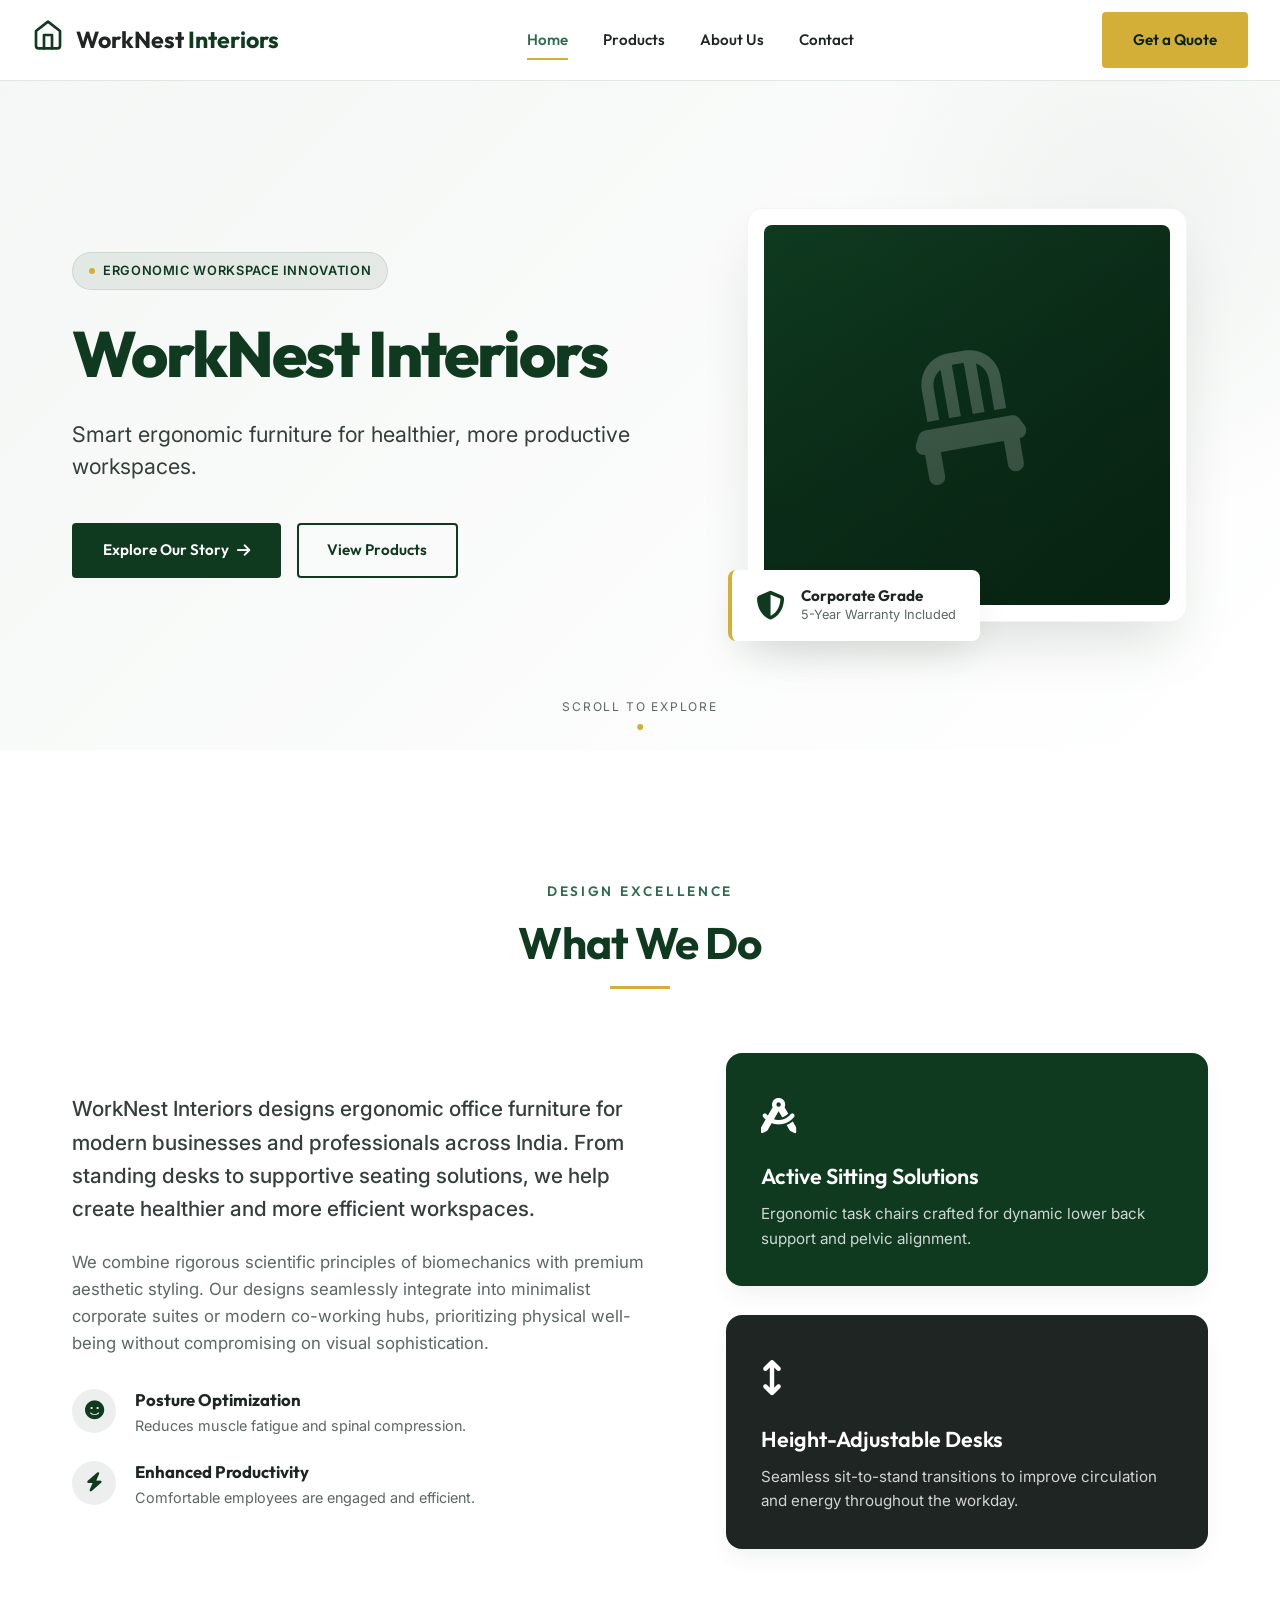
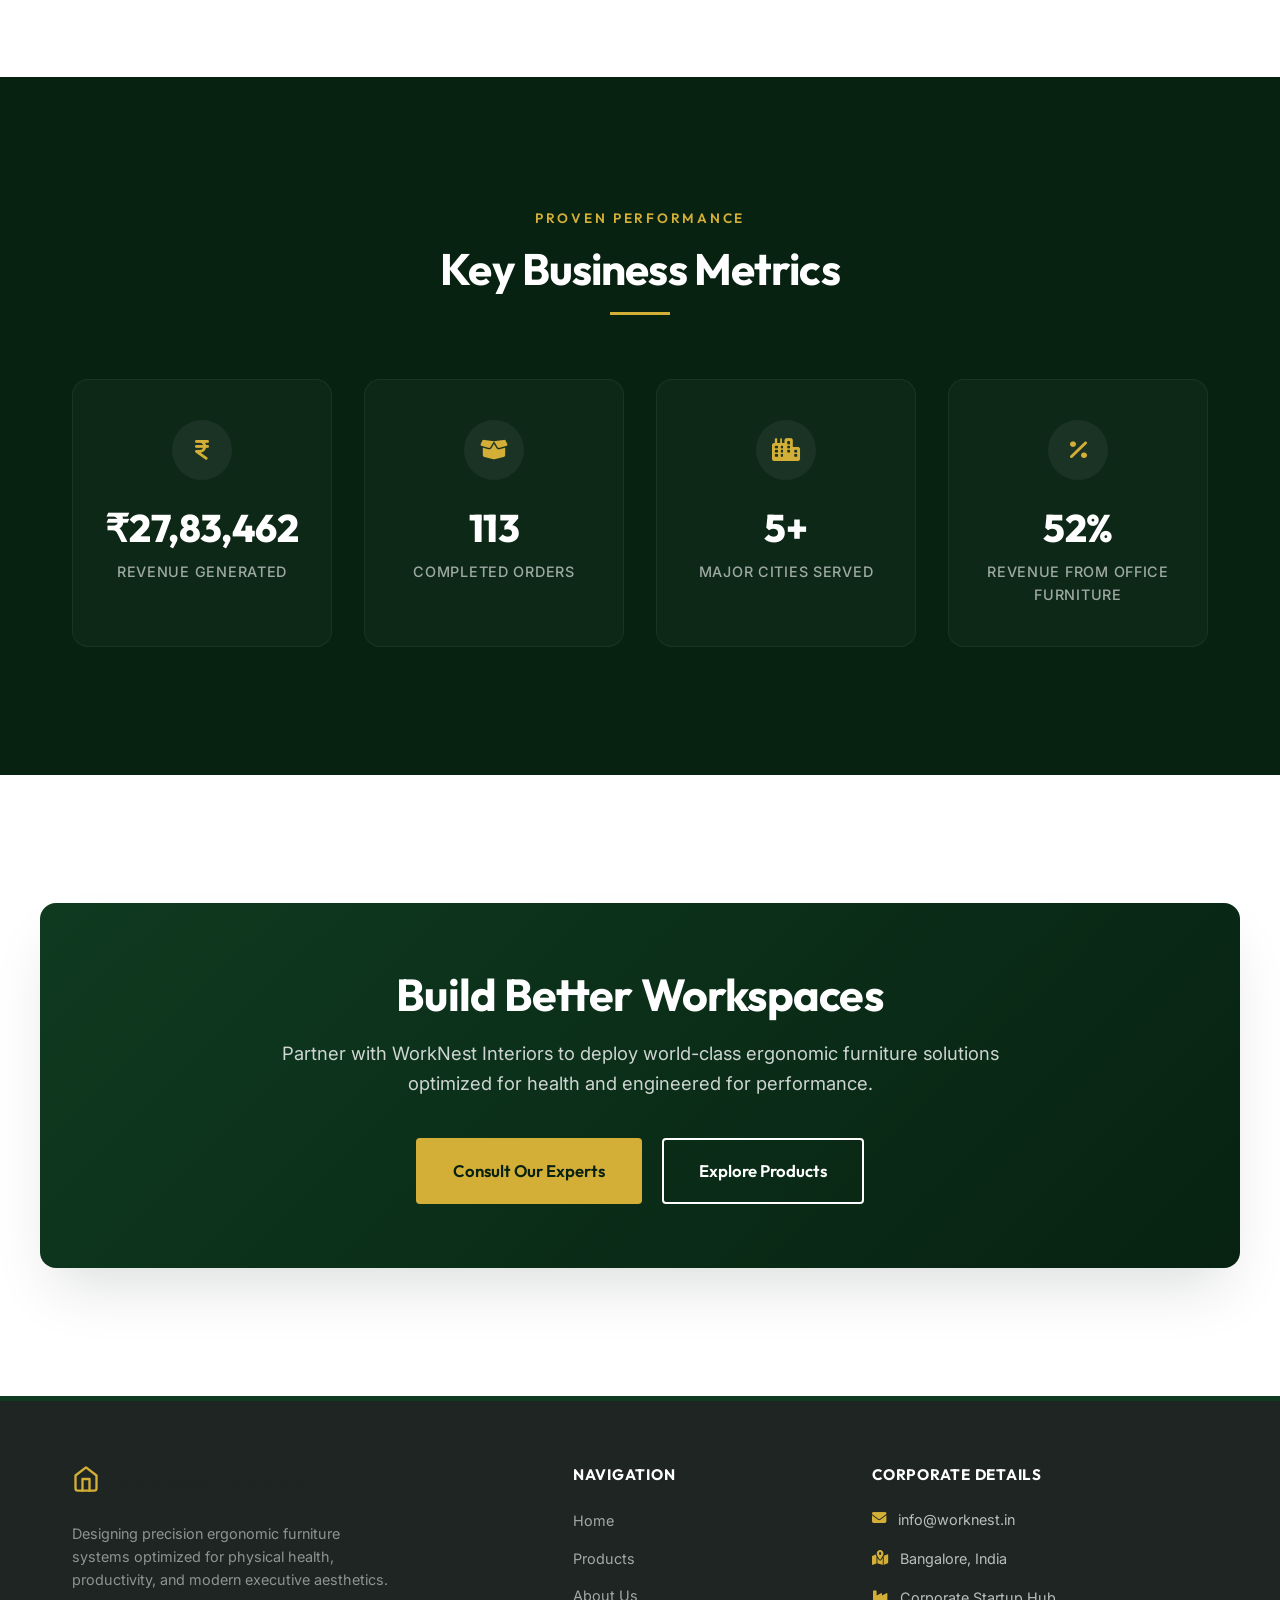
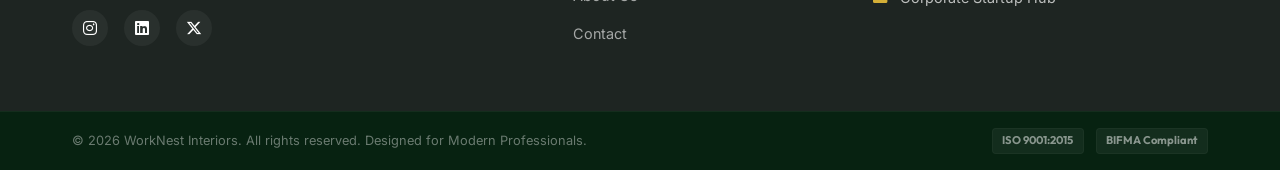
<file: JS pro/index.html>
<!DOCTYPE html>
<html lang="en">
<head>
    <meta charset="UTF-8">
    <meta name="viewport" content="width=device-width, initial-scale=1.0">
    <title>WorkNest Interiors | Premium Ergonomic Office Furniture</title>
    <meta name="description" content="Discover smart, professional ergonomic office furniture by WorkNest Interiors. Engineered for healthier, more productive modern business workspaces in India.">
    <!-- Google Fonts -->
    <link rel="preconnect" href="https://fonts.googleapis.com">
    <link rel="preconnect" href="https://fonts.gstatic.com" crossorigin>
    <link href="https://fonts.googleapis.com/css2?family=Inter:wght@300;400;500;600;700&family=Outfit:wght@300;400;500;600;700;800&display=swap" rel="stylesheet">
    <!-- Custom CSS -->
    <link rel="stylesheet" href="style.css">
    <!-- FontAwesome for Premium Icons -->
    <link rel="stylesheet" href="https://cdnjs.cloudflare.com/ajax/libs/font-awesome/6.4.0/css/all.min.css">
</head>
<body>

    <!-- Sticky Navbar -->
    <header class="navbar-header">
        <div class="nav-container">
            <a href="#home" class="nav-logo" id="logo-link">
                <span class="logo-icon">
                    <svg viewBox="0 0 24 24" fill="none" stroke="currentColor" stroke-width="2" stroke-linecap="round" stroke-linejoin="round">
                        <path d="M3 9l9-7 9 7v11a2 2 0 0 1-2 2H5a2 2 0 0 1-2-2z"></path>
                        <polyline points="9 22 9 12 15 12 15 22"></polyline>
                    </svg>
                </span>
                <span class="logo-text">WorkNest <span class="logo-accent">Interiors</span></span>
            </a>
            
            <nav class="nav-menu" id="nav-menu">
                <a href="#home" class="nav-link active" data-page="home">Home</a>
                <a href="#products" class="nav-link" data-page="products">Products</a>
                <a href="#about" class="nav-link" data-page="about">About Us</a>
                <a href="#contact" class="nav-link" data-page="contact">Contact</a>
            </nav>

            <div class="nav-actions">
                <a href="#contact" class="btn btn-secondary nav-cta" data-page="contact">Get a Quote</a>
                <button class="mobile-toggle" id="mobile-toggle" aria-label="Toggle navigation">
                    <span></span>
                    <span></span>
                    <span></span>
                </button>
            </div>
        </div>
    </header>

    <!-- Main Content Wrapper with Page Containers -->
    <main class="main-content">

        <!-- 1. HOME PAGE -->
        <div id="page-home" class="page-wrapper active">
            <!-- Hero Section -->
            <section class="hero-section">
                <div class="hero-bg-accent"></div>
                <div class="container hero-grid">
                    <div class="hero-content">
                        <div class="hero-badge animate-fade-in">
                            <span class="badge-dot"></span> Ergonomic Workspace Innovation
                        </div>
                        <h1 class="hero-title animate-slide-up">WorkNest Interiors</h1>
                        <p class="hero-tagline animate-slide-up-delay-1">Smart ergonomic furniture for healthier, more productive workspaces.</p>
                        <div class="hero-actions animate-slide-up-delay-2">
                            <a href="#about" class="btn btn-primary" data-page="about">
                                <span>Explore Our Story</span>
                                <i class="fa-solid fa-arrow-right"></i>
                            </a>
                            <a href="#products" class="btn btn-outline" data-page="products">View Products</a>
                        </div>
                    </div>
                    <div class="hero-visual animate-fade-in-right">
                        <div class="visual-card">
                            <div class="visual-img-placeholder">
                                <i class="fa-solid fa-chair visual-chair-icon"></i>
                                <div class="visual-overlay"></div>
                            </div>
                            <div class="visual-badge">
                                <i class="fa-solid fa-shield-halved"></i>
                                <div>
                                    <h4>Corporate Grade</h4>
                                    <p>5-Year Warranty Included</p>
                                </div>
                            </div>
                        </div>
                    </div>
                </div>
                <div class="scroll-indicator">
                    <span>Scroll to explore</span>
                    <div class="scroll-dot"></div>
                </div>
            </section>

            <!-- What We Do Section -->
            <section class="what-we-do">
                <div class="container">
                    <div class="section-header text-center">
                        <span class="sub-heading">Design Excellence</span>
                        <h2>What We Do</h2>
                        <div class="heading-line"></div>
                    </div>
                    <div class="wwd-grid">
                        <div class="wwd-content">
                            <p class="lead-text">
                                WorkNest Interiors designs ergonomic office furniture for modern businesses and professionals across India. From standing desks to supportive seating solutions, we help create healthier and more efficient workspaces.
                            </p>
                            <p class="body-text">
                                We combine rigorous scientific principles of biomechanics with premium aesthetic styling. Our designs seamlessly integrate into minimalist corporate suites or modern co-working hubs, prioritizing physical well-being without compromising on visual sophistication.
                            </p>
                            <div class="features-list">
                                <div class="feature-item">
                                    <div class="feature-icon"><i class="fa-solid fa-face-smile"></i></div>
                                    <div>
                                        <h4>Posture Optimization</h4>
                                        <p>Reduces muscle fatigue and spinal compression.</p>
                                    </div>
                                </div>
                                <div class="feature-item">
                                    <div class="feature-icon"><i class="fa-solid fa-bolt"></i></div>
                                    <div>
                                        <h4>Enhanced Productivity</h4>
                                        <p>Comfortable employees are engaged and efficient.</p>
                                    </div>
                                </div>
                            </div>
                        </div>
                        <div class="wwd-cards">
                            <div class="wwd-card card-green">
                                <div class="wwd-card-icon"><i class="fa-solid fa-compass-drafting"></i></div>
                                <h3>Active Sitting Solutions</h3>
                                <p>Ergonomic task chairs crafted for dynamic lower back support and pelvic alignment.</p>
                            </div>
                            <div class="wwd-card card-charcoal">
                                <div class="wwd-card-icon"><i class="fa-solid fa-arrows-up-down"></i></div>
                                <h3>Height-Adjustable Desks</h3>
                                <p>Seamless sit-to-stand transitions to improve circulation and energy throughout the workday.</p>
                            </div>
                        </div>
                    </div>
                </div>
            </section>

            <!-- Business Stats Section -->
            <section class="stats-section">
                <div class="container">
                    <div class="section-header text-center light-version">
                        <span class="sub-heading">Proven Performance</span>
                        <h2>Key Business Metrics</h2>
                        <div class="heading-line"></div>
                    </div>
                    <div class="stats-grid" id="stats-container">
                        <!-- Stat Card 1 -->
                        <div class="stat-card" data-target="3112300" data-prefix="₹" data-suffix="" data-speed="1.5" data-format="currency">
                            <div class="stat-icon-wrapper">
                                <i class="fa-solid fa-indian-rupee-sign"></i>
                            </div>
                            <h3 class="stat-number">₹0</h3>
                            <p class="stat-label">Revenue Generated</p>
                            <div class="stat-card-border"></div>
                        </div>
                        <!-- Stat Card 2 -->
                        <div class="stat-card" data-target="127" data-prefix="" data-suffix="" data-speed="1.2">
                            <div class="stat-icon-wrapper">
                                <i class="fa-solid fa-box-open"></i>
                            </div>
                            <h3 class="stat-number">0</h3>
                            <p class="stat-label">Completed Orders</p>
                            <div class="stat-card-border"></div>
                        </div>
                        <!-- Stat Card 3 -->
                        <div class="stat-card" data-target="6" data-prefix="" data-suffix="+" data-speed="1.0">
                            <div class="stat-icon-wrapper">
                                <i class="fa-solid fa-city"></i>
                            </div>
                            <h3 class="stat-number">0</h3>
                            <p class="stat-label">Major Cities Served</p>
                            <div class="stat-card-border"></div>
                        </div>
                        <!-- Stat Card 4 -->
                        <div class="stat-card" data-target="59" data-prefix="" data-suffix="%" data-speed="1.0">
                            <div class="stat-icon-wrapper">
                                <i class="fa-solid fa-percent"></i>
                            </div>
                            <h3 class="stat-number">0%</h3>
                            <p class="stat-label">Revenue from Office Furniture</p>
                            <div class="stat-card-border"></div>
                        </div>
                    </div>
                </div>
            </section>

            <!-- CTA Section -->
            <section class="home-cta-section">
                <div class="cta-inner container">
                    <div class="cta-content text-center">
                        <h2>Build Better Workspaces</h2>
                        <p>Partner with WorkNest Interiors to deploy world-class ergonomic furniture solutions optimized for health and engineered for performance.</p>
                        <div class="cta-btns">
                            <a href="#contact" class="btn btn-secondary btn-large" data-page="contact">Consult Our Experts</a>
                            <a href="#products" class="btn btn-outline-white btn-large" data-page="products">Explore Products</a>
                        </div>
                    </div>
                </div>
            </section>
        </div>

        <!-- 2. ABOUT US PAGE -->
        <div id="page-about" class="page-wrapper">
            <!-- About Hero Section -->
            <section class="about-hero">
                <div class="container">
                    <span class="sub-heading">Corporate Heritage</span>
                    <h1>Our Story</h1>
                    <div class="heading-line"></div>
                </div>
            </section>

            <!-- Section 1: Our Story Narrative -->
            <section class="about-narrative">
                <div class="container grid-2">
                    <div class="narrative-content">
                        <div class="narrative-badge">Est. 2018</div>
                        <h2>How WorkNest Interiors Was Born</h2>
                        <p class="narrative-text">
                            “WorkNest Interiors was founded by Anand and Meena after years of dealing with chronic back pain during their corporate careers. After spending nearly ₹80,000 on physiotherapy, they left their IT careers in 2018 to build ergonomic workspace solutions.”
                        </p>
                        <p class="body-text">
                            Having experienced first-hand the toll that poorly designed workplace furniture takes on health, focus, and long-term career stamina, our founders dedicated themselves to creating professional furniture solutions that solve posture fatigue permanently. Today, WorkNest Interiors blends engineering rigor with refined corporate aesthetics to serve high-performance teams.
                        </p>
                    </div>
                    <div class="narrative-visual">
                        <div class="narrative-image-card">
                            <div class="narrative-img-placeholder">
                                <i class="fa-solid fa-compass-drafting narrative-draft-icon"></i>
                                <div class="image-overlay"></div>
                            </div>
                            <div class="narrative-quote">
                                <i class="fa-solid fa-quote-left"></i>
                                <p>Designing for the human body, not just the physical space.</p>
                                <span>— Anand & Meena, Founders</span>
                            </div>
                        </div>
                    </div>
                </div>
            </section>

            <!-- Section 2: The Problem We Solve -->
            <section class="about-problem">
                <div class="container">
                    <div class="problem-container">
                        <div class="problem-header text-center">
                            <span class="problem-badge"><i class="fa-solid fa-triangle-exclamation"></i> The Problem We Solve</span>
                            <h2>Uncomfortable Workspaces Limit Professional Potential</h2>
                        </div>
                        <div class="problem-grid">
                            <div class="problem-card text-left">
                                <div class="problem-icon"><i class="fa-solid fa-circle-nodes"></i></div>
                                <h3>Ergonomic Friction</h3>
                                <p>“Many professionals spend long hours in uncomfortable workspaces that lead to posture issues and fatigue. WorkNest Interiors helps businesses create healthier offices through ergonomic furniture.”</p>
                            </div>
                            <div class="problem-visual-right">
                                <div class="solution-points">
                                    <div class="solution-item">
                                        <div class="sol-icon"><i class="fa-solid fa-check"></i></div>
                                        <div>
                                            <h4>Scientific Lumbosacral Support</h4>
                                            <p>Our seating options adapt to the natural curvature of the spine, preventing static posture fatigue.</p>
                                        </div>
                                    </div>
                                    <div class="solution-item">
                                        <div class="sol-icon"><i class="fa-solid fa-check"></i></div>
                                        <div>
                                            <h4>Dynamic Kinetic Movement</h4>
                                            <p>Smart designs encourage subtle shifts in seating dynamics to improve blood circulation and core strength.</p>
                                        </div>
                                    </div>
                                    <div class="solution-item">
                                        <div class="sol-icon"><i class="fa-solid fa-check"></i></div>
                                        <div>
                                            <h4>Modern Professional Aesthetics</h4>
                                            <p>Our sleek designs look exceptionally premium in modern boardrooms and private executive offices.</p>
                                        </div>
                                    </div>
                                </div>
                            </div>
                        </div>
                    </div>
                </div>
            </section>

            <!-- Section 3: Why WorkNest? (Exactly 3 Cards) -->
            <section class="why-worknest">
                <div class="container">
                    <div class="section-header text-center">
                        <span class="sub-heading">Our Core Strengths</span>
                        <h2>Why WorkNest?</h2>
                        <div class="heading-line"></div>
                    </div>
                    <div class="three-cards-grid">
                        <!-- Card 1 -->
                        <div class="why-card">
                            <div class="why-card-icon-wrapper">
                                <i class="fa-solid fa-map-location-dot"></i>
                            </div>
                            <div class="why-card-content">
                                <h3>Pan-India Distribution</h3>
                                <p class="why-card-stat">Trusted across 6 Indian cities</p>
                                <p class="why-card-desc">Establishing robust distribution and reliable on-site setup networks in primary commercial hubs.</p>
                            </div>
                            <div class="card-accent-bar"></div>
                        </div>
                        <!-- Card 2 -->
                        <div class="why-card">
                            <div class="why-card-icon-wrapper">
                                <i class="fa-solid fa-people-carry-box"></i>
                            </div>
                            <div class="why-card-content">
                                <h3>Customer Satisfaction</h3>
                                <p class="why-card-stat">127 completed customer orders</p>
                                <p class="why-card-desc">Delivering tailored professional furniture fit-outs with prompt fulfillment and professional assembly.</p>
                            </div>
                            <div class="card-accent-bar"></div>
                        </div>
                        <!-- Card 3 -->
                        <div class="why-card">
                            <div class="why-card-icon-wrapper">
                                <i class="fa-solid fa-chart-line"></i>
                            </div>
                            <div class="why-card-content">
                                <h3>Market Validation</h3>
                                <p class="why-card-stat">₹31 lakh+ completed revenue</p>
                                <p class="why-card-desc">A highly scalable, fast-growing startup verified by strong cash flows and corporate contracts.</p>
                            </div>
                            <div class="card-accent-bar"></div>
                        </div>
                    </div>
                </div>
            </section>
        </div>

        <!-- 3. PRODUCTS PAGE (Fleshed out placeholder) -->
        <div id="page-products" class="page-wrapper">
            <section class="products-hero">
                <div class="container">
                    <span class="sub-heading">Corporate Product Showcase</span>
                    <h1>Our Ergonomic Solutions</h1>
                    <div class="heading-line"></div>
                    <p class="lead-text-center">Engineered for health, productivity, and modern business elegance.</p>
                </div>
            </section>

            <!-- Product Showcase Section -->
            <section class="products-showcase-section">
                <div class="container">
                    <!-- Filters bar -->
                    <div class="products-filters">
                        <button class="filter-btn active" data-filter="all">All Solutions</button>
                        <button class="filter-btn" data-filter="seating">Active Seating</button>
                        <button class="filter-btn" data-filter="desks">Smart Desks</button>
                        <button class="filter-btn" data-filter="accessories">Accessories</button>
                    </div>

                    <!-- Products Grid -->
                    <div class="products-grid">
                        <!-- Product 1 -->
                        <div class="product-card" data-category="desks">
                            <div class="product-tag">BESTSELLER</div>
                            <div class="product-image-container">
                                <div class="product-placeholder-img">
                                    <img src="assets/ergodesk_pro.png" alt="ErgoDesk Pro" style="width: 100%; height: 100%; object-fit: cover;">
                                </div>
                                <button class="btn-product-quickview" onclick="openProductModal('ErgoDesk Pro', 'Designed for professionals who spend long hours at their desk, the ErgoDesk Pro combines ergonomic comfort with a clean executive aesthetic. Its spacious work surface and posture-friendly design help reduce fatigue while improving productivity in modern offices and home workspaces.')">
                                    <i class="fa-solid fa-eye"></i> Quick View
                                </button>
                            </div>
                            <div class="product-info">
                                <div class="product-meta">Office Furniture</div>
                                <h3>ErgoDesk Pro</h3>
                                <p>Designed for professionals who spend long hours at their desk, the ErgoDesk Pro combines ergonomic comfort with a clean executive aesthetic.</p>
                                <div class="product-footer">
                                    <span class="product-price" style="font-weight: 600; font-size: 1.1rem; color: var(--primary);">₹18,500</span>
                                    <a href="#contact" class="btn btn-outline btn-sm quote-btn-click" data-product="ErgoDesk Pro" data-page="contact">Get a Quote</a>
                                </div>
                            </div>
                        </div>

                        <!-- Product 2 -->
                        <div class="product-card" data-category="desks">
                            <div class="product-tag">PREMIUM</div>
                            <div class="product-image-container">
                                <div class="product-placeholder-img">
                                    <img src="assets/standdesk_elite.png" alt="StandDesk Elite" style="width: 100%; height: 100%; object-fit: cover;">
                                </div>
                                <button class="btn-product-quickview" onclick="openProductModal('StandDesk Elite', 'Work comfortably whether sitting or standing. The StandDesk Elite helps reduce back strain and improve energy levels during long workdays with smooth height adjustment and a premium workspace design built for modern teams and creators.')">
                                    <i class="fa-solid fa-eye"></i> Quick View
                                </button>
                            </div>
                            <div class="product-info">
                                <div class="product-meta">Office Furniture</div>
                                <h3>StandDesk Elite</h3>
                                <p>Work comfortably whether sitting or standing. The StandDesk Elite helps reduce back strain and improve energy levels during long workdays.</p>
                                <div class="product-footer">
                                    <span class="product-price" style="font-weight: 600; font-size: 1.1rem; color: var(--primary);">₹24,000</span>
                                    <a href="#contact" class="btn btn-outline btn-sm quote-btn-click" data-product="StandDesk Elite" data-page="contact">Get a Quote</a>
                                </div>
                            </div>
                        </div>

                        <!-- Product 3 -->
                        <div class="product-card" data-category="seating">
                            <div class="product-image-container">
                                <div class="product-placeholder-img">
                                    <img src="assets/airmesh_chair.png" alt="AirMesh Chair" style="width: 100%; height: 100%; object-fit: cover;">
                                </div>
                                <button class="btn-product-quickview" onclick="openProductModal('AirMesh Chair', 'Stay comfortable through extended work sessions with breathable mesh support and ergonomic posture alignment. The AirMesh Chair is designed to reduce back fatigue while maintaining airflow and flexibility throughout demanding office schedules.')">
                                    <i class="fa-solid fa-eye"></i> Quick View
                                </button>
                            </div>
                            <div class="product-info">
                                <div class="product-meta">Seating</div>
                                <h3>AirMesh Chair</h3>
                                <p>Stay comfortable through extended work sessions with breathable mesh support and ergonomic posture alignment.</p>
                                <div class="product-footer">
                                    <span class="product-price" style="font-weight: 600; font-size: 1.1rem; color: var(--primary);">₹9,200</span>
                                    <a href="#contact" class="btn btn-outline btn-sm quote-btn-click" data-product="AirMesh Chair" data-page="contact">Get a Quote</a>
                                </div>
                            </div>
                        </div>

                        <!-- Product 4 -->
                        <div class="product-card" data-category="seating">
                            <div class="product-image-container">
                                <div class="product-placeholder-img">
                                    <img src="assets/lumbarpro_chair.png" alt="LumbarPro Chair" style="width: 100%; height: 100%; object-fit: cover;">
                                </div>
                                <button class="btn-product-quickview" onclick="openProductModal('LumbarPro Chair', 'Built for posture-focused comfort, the LumbarPro Chair delivers enhanced lumbar support for professionals dealing with long sitting hours. Its ergonomic cushioning and adjustable support system help improve focus, comfort, and workplace wellness.')">
                                    <i class="fa-solid fa-eye"></i> Quick View
                                </button>
                            </div>
                            <div class="product-info">
                                <div class="product-meta">Seating</div>
                                <h3>LumbarPro Chair</h3>
                                <p>Built for posture-focused comfort, the LumbarPro Chair delivers enhanced lumbar support for professionals dealing with long sitting hours.</p>
                                <div class="product-footer">
                                    <span class="product-price" style="font-weight: 600; font-size: 1.1rem; color: var(--primary);">₹12,500</span>
                                    <a href="#contact" class="btn btn-outline btn-sm quote-btn-click" data-product="LumbarPro Chair" data-page="contact">Get a Quote</a>
                                </div>
                            </div>
                        </div>

                        <!-- Product 5 -->
                        <div class="product-card" data-category="accessories">
                            <div class="product-image-container">
                                <div class="product-placeholder-img">
                                    <img src="assets/monitor_riser.png" alt="Monitor Riser XL" style="width: 100%; height: 100%; object-fit: cover;">
                                </div>
                                <button class="btn-product-quickview" onclick="openProductModal('Monitor Riser XL', 'Create a cleaner and healthier desk setup with the Monitor Riser XL. Designed to improve screen positioning and reduce neck strain, it adds both ergonomic support and workspace organization to modern desks.')">
                                    <i class="fa-solid fa-eye"></i> Quick View
                                </button>
                            </div>
                            <div class="product-info">
                                <div class="product-meta">Accessories</div>
                                <h3>Monitor Riser XL</h3>
                                <p>Create a cleaner and healthier desk setup with the Monitor Riser XL. Designed to improve screen positioning and reduce neck strain.</p>
                                <div class="product-footer">
                                    <span class="product-price" style="font-weight: 600; font-size: 1.1rem; color: var(--primary);">₹2,800</span>
                                    <a href="#contact" class="btn btn-outline btn-sm quote-btn-click" data-product="Monitor Riser XL" data-page="contact">Get a Quote</a>
                                </div>
                            </div>
                        </div>

                        <!-- Product 6 -->
                        <div class="product-card" data-category="accessories">
                            <div class="product-image-container">
                                <div class="product-placeholder-img">
                                    <img src="assets/cablebox.png" alt="CableBox Organizer" style="width: 100%; height: 100%; object-fit: cover;">
                                </div>
                                <button class="btn-product-quickview" onclick="openProductModal('CableBox Organizer', 'Keep workspaces clean, organized, and distraction-free with the CableBox Organizer. Designed to hide messy cables and power strips, it improves workspace aesthetics while making desks safer and easier to manage.')">
                                    <i class="fa-solid fa-eye"></i> Quick View
                                </button>
                            </div>
                            <div class="product-info">
                                <div class="product-meta">Accessories</div>
                                <h3>CableBox Organizer</h3>
                                <p>Keep workspaces clean, organized, and distraction-free with the CableBox Organizer. Designed to hide messy cables and power strips.</p>
                                <div class="product-footer">
                                    <span class="product-price" style="font-weight: 600; font-size: 1.1rem; color: var(--primary);">₹1,200</span>
                                    <a href="#contact" class="btn btn-outline btn-sm quote-btn-click" data-product="CableBox Organizer" data-page="contact">Get a Quote</a>
                                </div>
                            </div>
                        </div>
                    </div>

                    <!-- Products Placeholder Notice -->
                    <div class="products-placeholder-footer text-center">
                        <div class="placeholder-decor">
                            <i class="fa-solid fa-circle-nodes"></i>
                            <span class="decor-line"></span>
                            <i class="fa-solid fa-circle-nodes"></i>
                        </div>
                        <h3>Investor & Corporate Fitouts</h3>
                        <p>Our complete catalog spans over 40+ products with bespoke finishing, commercial colorways, and integrated wire-management configurations. Let's design your executive suites and dynamic spaces together.</p>
                        <a href="#contact" class="btn btn-primary" data-page="contact">Request Full Catalog & Fabric Samples</a>
                    </div>
                </div>
            </section>
        </div>

        <!-- 4. CONTACT PAGE (Fleshed out placeholder) -->
        <div id="page-contact" class="page-wrapper">
            <section class="contact-hero">
                <div class="container">
                    <span class="sub-heading">Partner with WorkNest</span>
                    <h1>Connect With Our Team</h1>
                    <div class="heading-line"></div>
                    <p class="lead-text-center">Ready to transform your workspace? Reach out for premium custom-fit orders, floor planning, and corporate bulk quotes.</p>
                </div>
            </section>

            <!-- Contact Grid Section -->
            <section class="contact-grid-section">
                <div class="container contact-layout">
                    <!-- Contact Form Card -->
                    <div class="contact-form-card">
                        <h3>Request Consultation & Bulk Quote</h3>
                        <p class="form-sub">Fill out the form below, and an ergonomic consultant will respond within 2 business hours.</p>
                        
                        <form id="corporate-contact-form" onsubmit="handleContactSubmit(event)">
                            <div class="form-row">
                                <div class="form-group">
                                    <label for="contact-name">Full Name <span class="required">*</span></label>
                                    <input type="text" id="contact-name" name="name" placeholder="John Doe" required>
                                </div>
                                <div class="form-group">
                                    <label for="contact-email">Corporate Email <span class="required">*</span></label>
                                    <input type="email" id="contact-email" name="email" placeholder="john@company.com" required>
                                </div>
                            </div>

                            <div class="form-row">
                                <div class="form-group">
                                    <label for="contact-phone">Phone Number <span class="required">*</span></label>
                                    <input type="tel" id="contact-phone" name="phone" placeholder="+91 XXXXX XXXXX" required>
                                </div>
                                <div class="form-group">
                                    <label for="contact-interest">I am interested in <span class="required">*</span></label>
                                    <select id="contact-interest" name="interest" required>
                                        <option value="" disabled selected>Select option</option>
                                        <option value="corporate-bulk">Corporate Bulk Order (10+ items)</option>
                                        <option value="office-consultation">Ergonomic Office Consultation</option>
                                        <option value="retail-home-office">Premium Single Office / Home Setups</option>
                                        <option value="custom-solution">Bespoke Design / Special Customizations</option>
                                    </select>
                                </div>
                            </div>

                            <div class="form-group select-product-group" id="product-quote-container" style="display: none;">
                                <label for="contact-product">Selected Product</label>
                                <input type="text" id="contact-product" name="selected_product" readonly>
                            </div>

                            <div class="form-group">
                                <label for="contact-message">Project Specifications / Requirements</label>
                                <textarea id="contact-message" name="message" rows="5" placeholder="Let us know your desk dimensions, employee count, or the specific postures you're styling for."></textarea>
                            </div>

                            <button type="submit" class="btn btn-primary btn-full-width">
                                <span>Submit Inquiry</span>
                                <i class="fa-solid fa-paper-plane"></i>
                            </button>
                        </form>

                        <!-- Form Status Message -->
                        <div id="form-status" class="form-status-alert"></div>
                    </div>

                    <!-- Contact Details Sidebar -->
                    <div class="contact-details-sidebar">
                        <div class="detail-block">
                            <h3>Corporate Head Office</h3>
                            <p class="office-location"><i class="fa-solid fa-map-pin"></i> Bangalore, India</p>
                            <p class="office-sub">Hub for technical design, prototyping, and operations.</p>
                        </div>

                        <div class="detail-block">
                            <h3>Direct Inquiries</h3>
                            <ul class="direct-list">
                                <li>
                                    <div class="direct-icon"><i class="fa-solid fa-envelope"></i></div>
                                    <div>
                                        <h4>Email Support</h4>
                                        <a href="mailto:info@worknest.in" class="email-link">info@worknest.in</a>
                                    </div>
                                </li>
                                <li>
                                    <div class="direct-icon"><i class="fa-solid fa-hashtag"></i></div>
                                    <div>
                                        <h4>Instagram</h4>
                                        <a href="https://instagram.com/worknestinteriors" target="_blank" class="social-link">@worknestinteriors</a>
                                    </div>
                                </li>
                            </ul>
                        </div>

                        <div class="detail-block map-block">
                            <div class="map-placeholder">
                                <div class="map-grid-lines"></div>
                                <div class="map-pulse-point"></div>
                                <div class="map-labels">
                                    <span class="city-name">Bangalore HQ</span>
                                    <span class="coord">12.9716° N, 77.5946° E</span>
                                </div>
                            </div>
                        </div>
                    </div>
                </div>
            </section>

            <!-- FAQ Accordion (For highly functional corporate appearance) -->
            <section class="faq-section">
                <div class="container small-width">
                    <div class="section-header text-center">
                        <span class="sub-heading">Corporate FAQ</span>
                        <h2>Frequently Asked Questions</h2>
                        <div class="heading-line"></div>
                    </div>
                    <div class="faq-accordion">
                        <div class="faq-item">
                            <button class="faq-toggle">
                                <span>Do you ship pan-India?</span>
                                <i class="fa-solid fa-chevron-down"></i>
                            </button>
                            <div class="faq-content">
                                <p>Yes, WorkNest Interiors actively serves businesses and corporate offices across 6 major Indian cities, offering safe logistics, white-glove inside delivery, and professional on-site setup.</p>
                            </div>
                        </div>
                        <div class="faq-item">
                            <button class="faq-toggle">
                                <span>What is the standard warranty on WorkNest furniture?</span>
                                <i class="fa-solid fa-chevron-down"></i>
                            </button>
                            <div class="faq-content">
                                <p>We offer a robust 5-year warranty on all task seating and mechanical parts, and a 3-year warranty on standing desks and electrical motorized components, verifying our commitment to industrial-grade standards.</p>
                            </div>
                        </div>
                        <div class="faq-item">
                            <button class="faq-toggle">
                                <span>Can we customize colors and textures for bulk office fit-outs?</span>
                                <i class="fa-solid fa-chevron-down"></i>
                            </button>
                            <div class="faq-content">
                                <p>Absolutely. We collaborate directly with designers and workspace planners to source customized mesh colors, table top dimensions, and matte/metallic textures aligning with your corporate identity.</p>
                            </div>
                        </div>
                    </div>
                </div>
            </section>
        </div>

    </main>

    <!-- Product Details Modal (Quick View) -->
    <div class="product-modal-backdrop" id="product-modal">
        <div class="product-modal">
            <button class="modal-close" onclick="closeProductModal()">&times;</button>
            <div class="modal-grid">
                <div class="modal-visual">
                    <div class="modal-placeholder-img">
                        <i class="fa-solid fa-circle-nodes"></i>
                    </div>
                </div>
                <div class="modal-info">
                    <span class="modal-tag">Featured Ergonomics</span>
                    <h2 id="modal-title">Product Title</h2>
                    <p id="modal-desc" class="modal-description">Product Description here...</p>
                    <div class="modal-specs">
                        <div class="spec-row">
                            <span class="spec-name">Origin:</span>
                            <span class="spec-value">Made in India</span>
                        </div>
                        <div class="spec-row">
                            <span class="spec-name">Design Standards:</span>
                            <span class="spec-value">BIFMA Level 3 Certified</span>
                        </div>
                        <div class="spec-row">
                            <span class="spec-name">Corporate Grade:</span>
                            <span class="spec-value">100% Recyclable Components</span>
                        </div>
                    </div>
                    <div class="modal-footer-action">
                        <a href="#contact" class="btn btn-primary" id="modal-quote-btn" onclick="closeProductModal()">
                            <span>Inquire / Request Quote</span>
                            <i class="fa-solid fa-paper-plane"></i>
                        </a>
                    </div>
                </div>
            </div>
        </div>
    </div>

    <!-- Global Footer -->
    <footer class="global-footer">
        <div class="container footer-grid">
            <div class="footer-brand">
                <a href="#home" class="footer-logo" data-page="home">
                    <span class="logo-icon">
                        <svg viewBox="0 0 24 24" fill="none" stroke="currentColor" stroke-width="2" stroke-linecap="round" stroke-linejoin="round">
                            <path d="M3 9l9-7 9 7v11a2 2 0 0 1-2 2H5a2 2 0 0 1-2-2z"></path>
                            <polyline points="9 22 9 12 15 12 15 22"></polyline>
                        </svg>
                    </span>
                    <span class="logo-text">WorkNest Interiors</span>
                </a>
                <p class="footer-brand-pitch">Designing precision ergonomic furniture systems optimized for physical health, productivity, and modern executive aesthetics.</p>
                <div class="footer-socials">
                    <a href="https://instagram.com/worknestinteriors" target="_blank" aria-label="Instagram"><i class="fa-brands fa-instagram"></i></a>
                    <a href="#" aria-label="LinkedIn"><i class="fa-brands fa-linkedin"></i></a>
                    <a href="#" aria-label="Twitter"><i class="fa-brands fa-x-twitter"></i></a>
                </div>
            </div>
            
            <div class="footer-links">
                <h4>Navigation</h4>
                <ul>
                    <li><a href="#home" data-page="home">Home</a></li>
                    <li><a href="#products" data-page="products">Products</a></li>
                    <li><a href="#about" data-page="about">About Us</a></li>
                    <li><a href="#contact" data-page="contact">Contact</a></li>
                </ul>
            </div>

            <div class="footer-contact">
                <h4>Corporate Details</h4>
                <ul class="contact-details-list">
                    <li>
                        <i class="fa-solid fa-envelope"></i>
                        <a href="mailto:info@worknest.in">info@worknest.in</a>
                    </li>
                    <li>
                        <i class="fa-solid fa-map-location-dot"></i>
                        <span>Bangalore, India</span>
                    </li>
                    <li>
                        <i class="fa-solid fa-industry"></i>
                        <span>Corporate Startup Hub</span>
                    </li>
                </ul>
            </div>
        </div>
        
        <div class="footer-bottom">
            <div class="container bottom-flex">
                <p>&copy; 2026 WorkNest Interiors. All rights reserved. Designed for Modern Professionals.</p>
                <div class="footer-badges">
                    <span class="legal-badge">ISO 9001:2015</span>
                    <span class="legal-badge">BIFMA Compliant</span>
                </div>
            </div>
        </div>
    </footer>

    <!-- Custom Script -->
    <script src="app.js"></script>
</body>
</html>
</file>
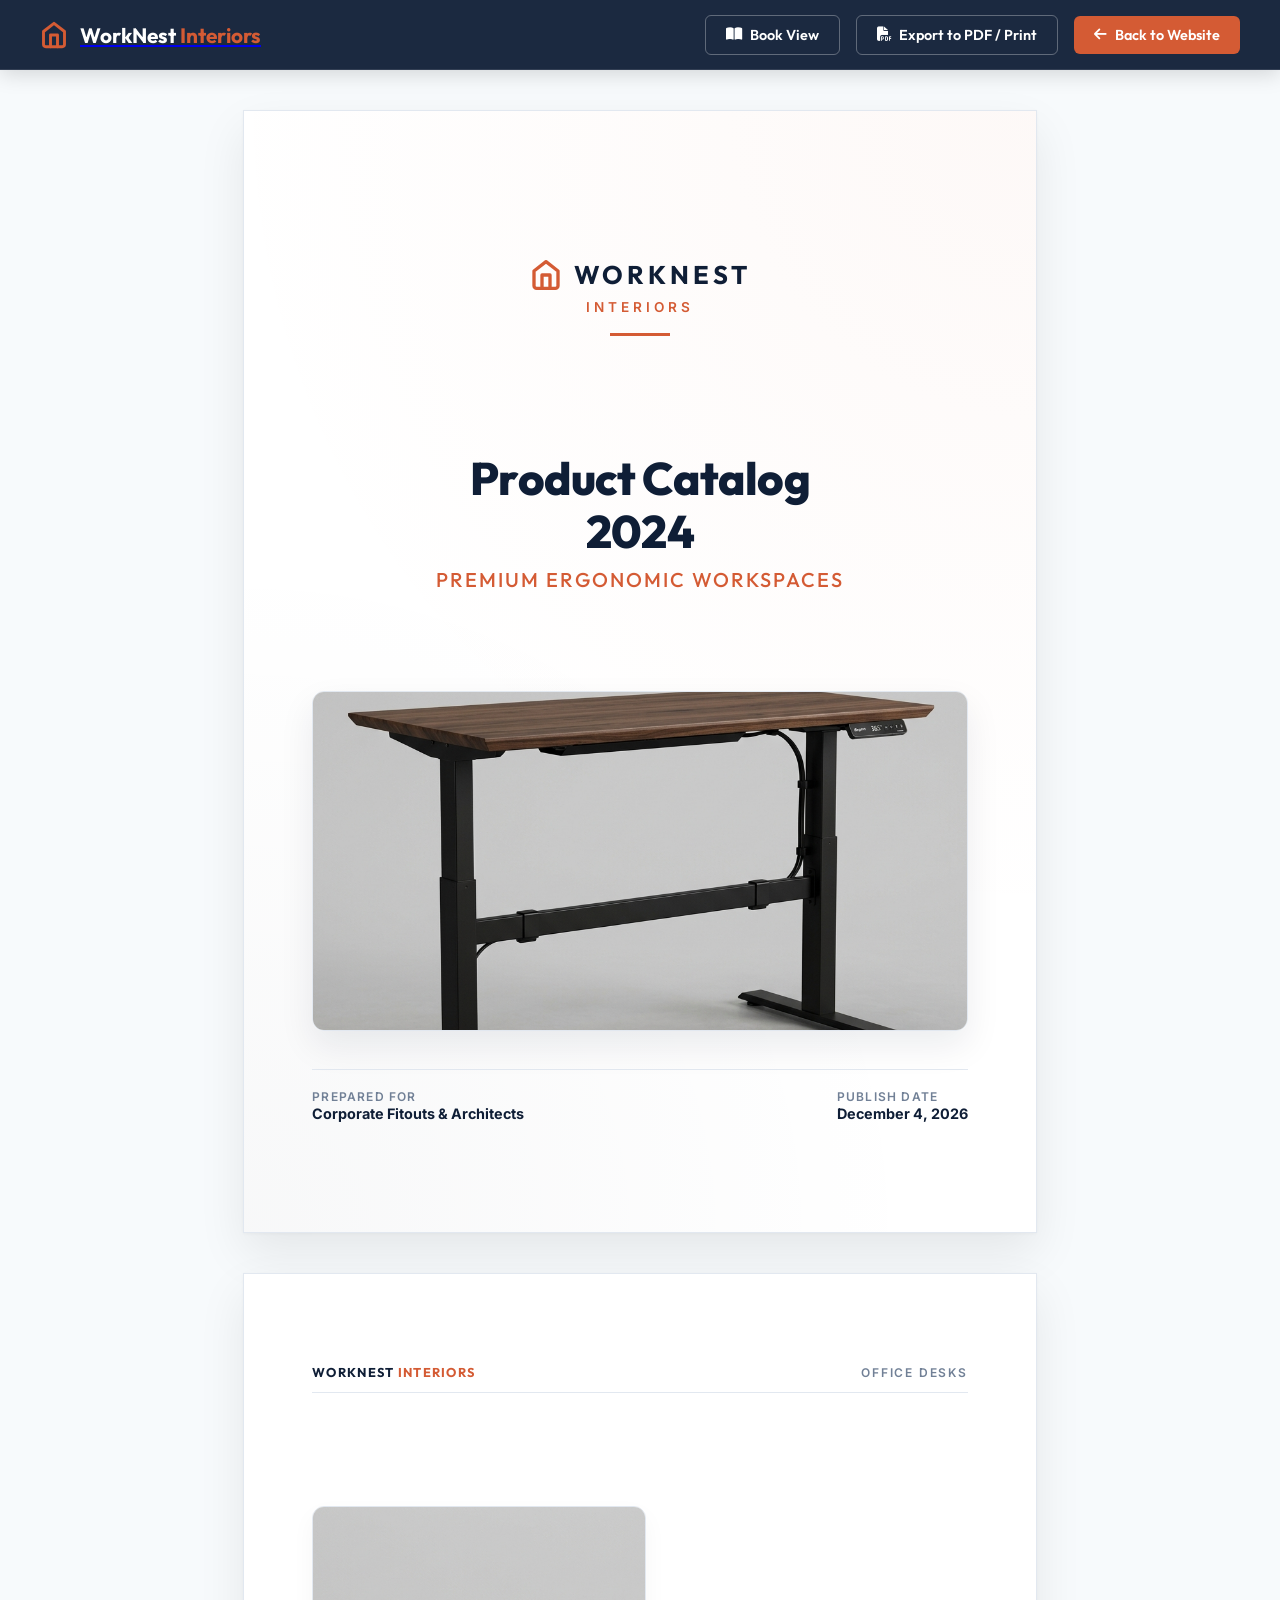
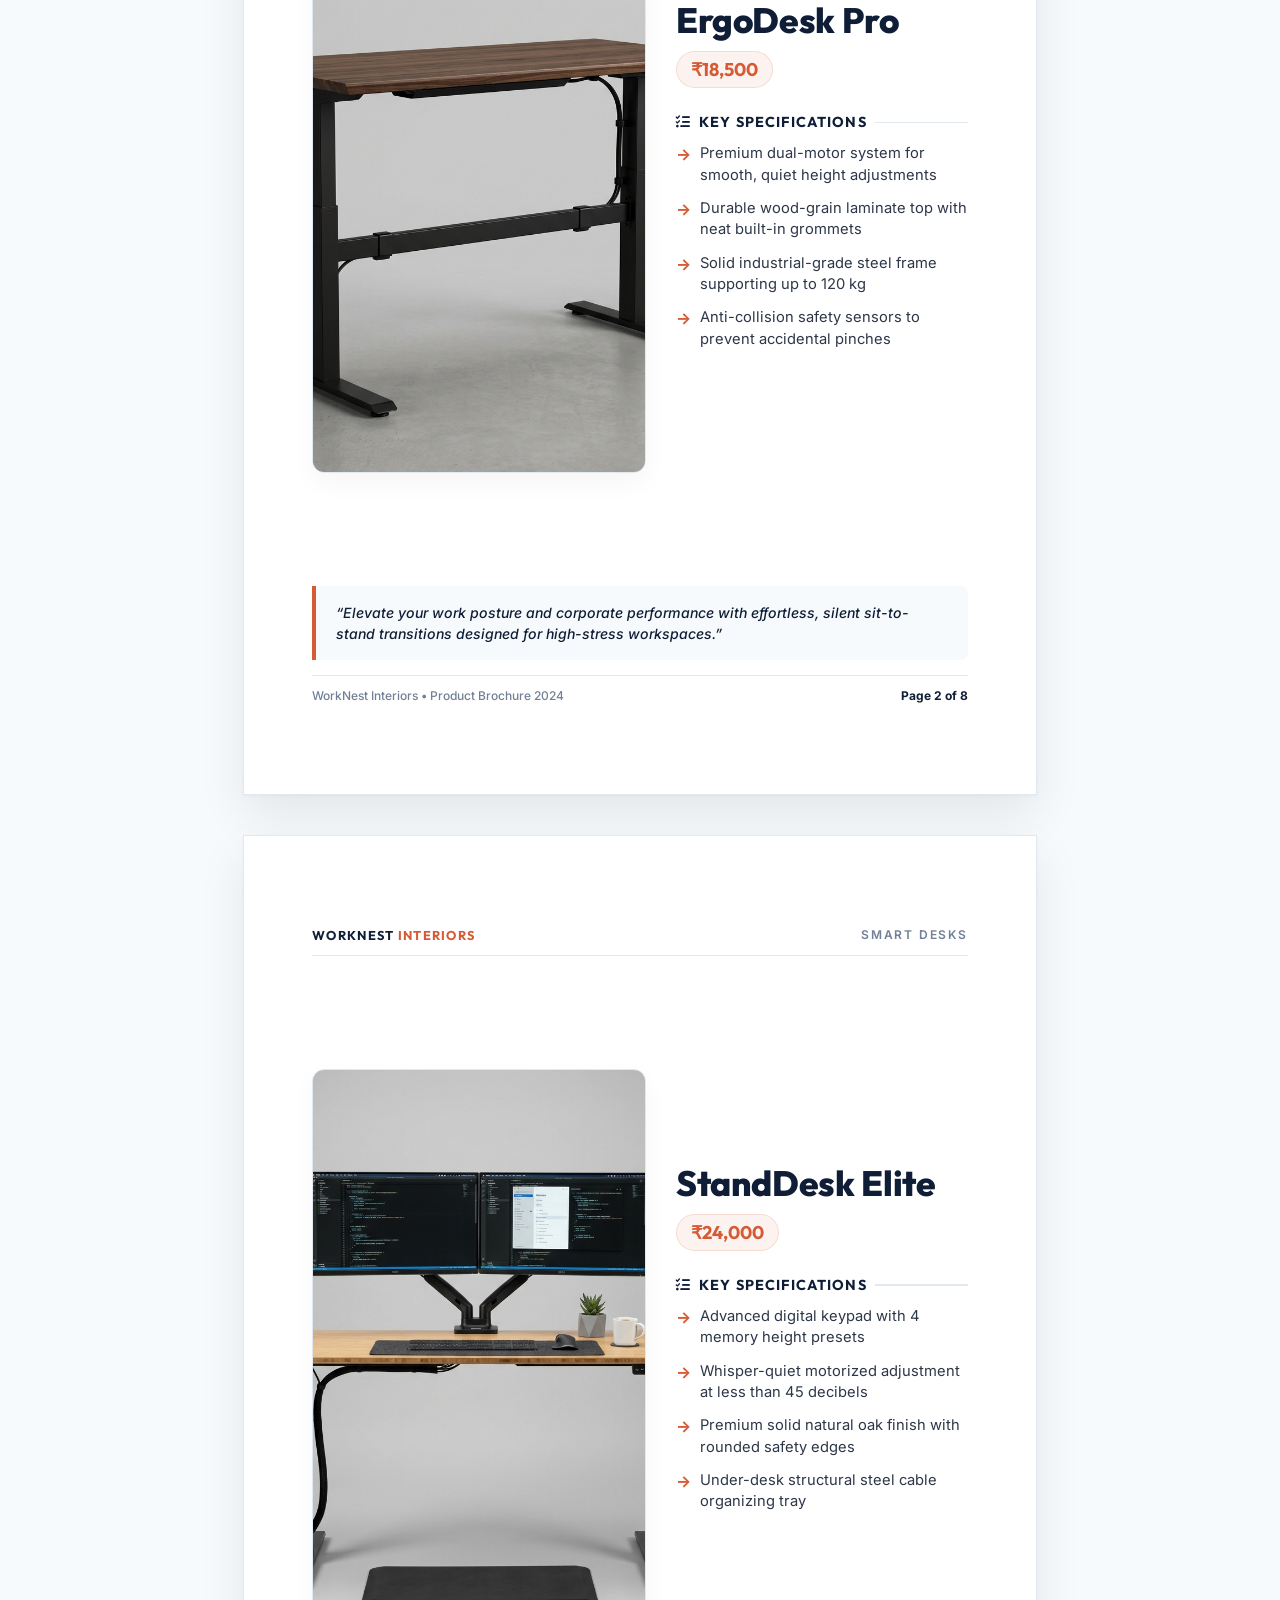
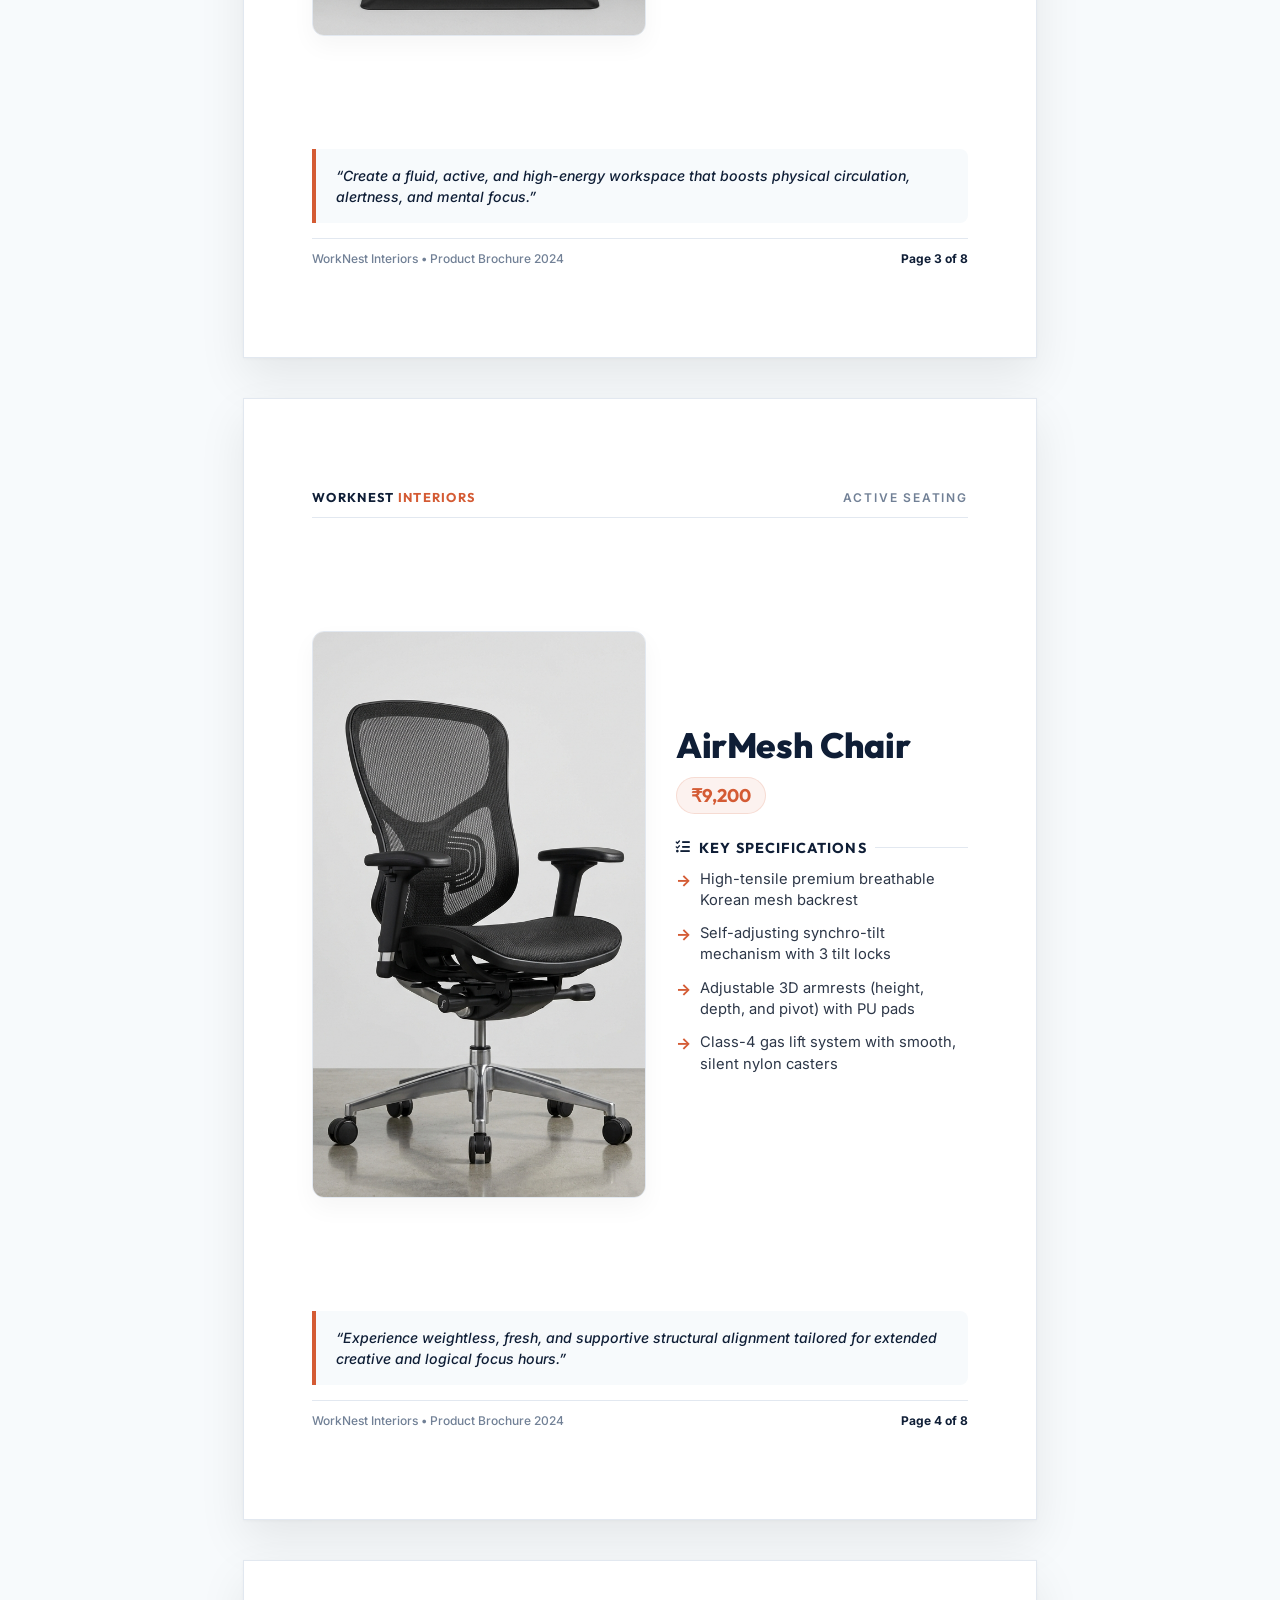
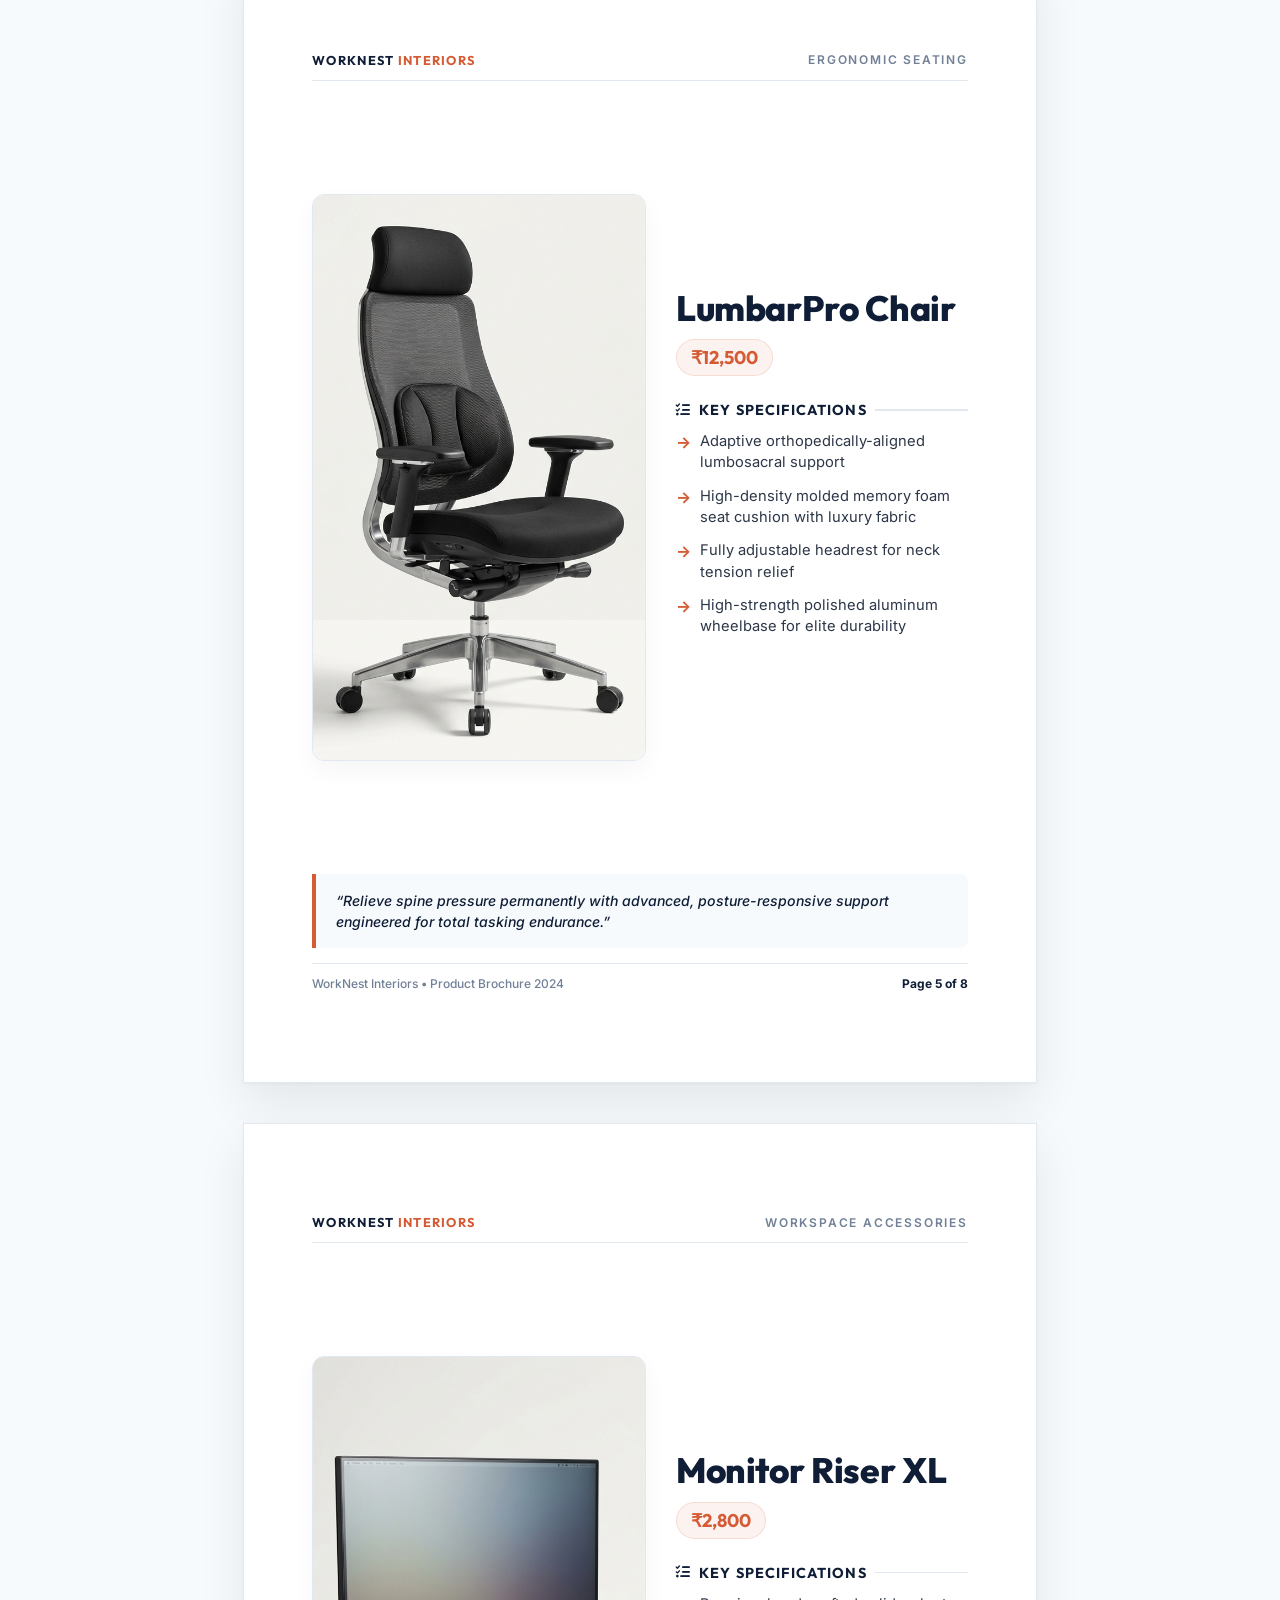
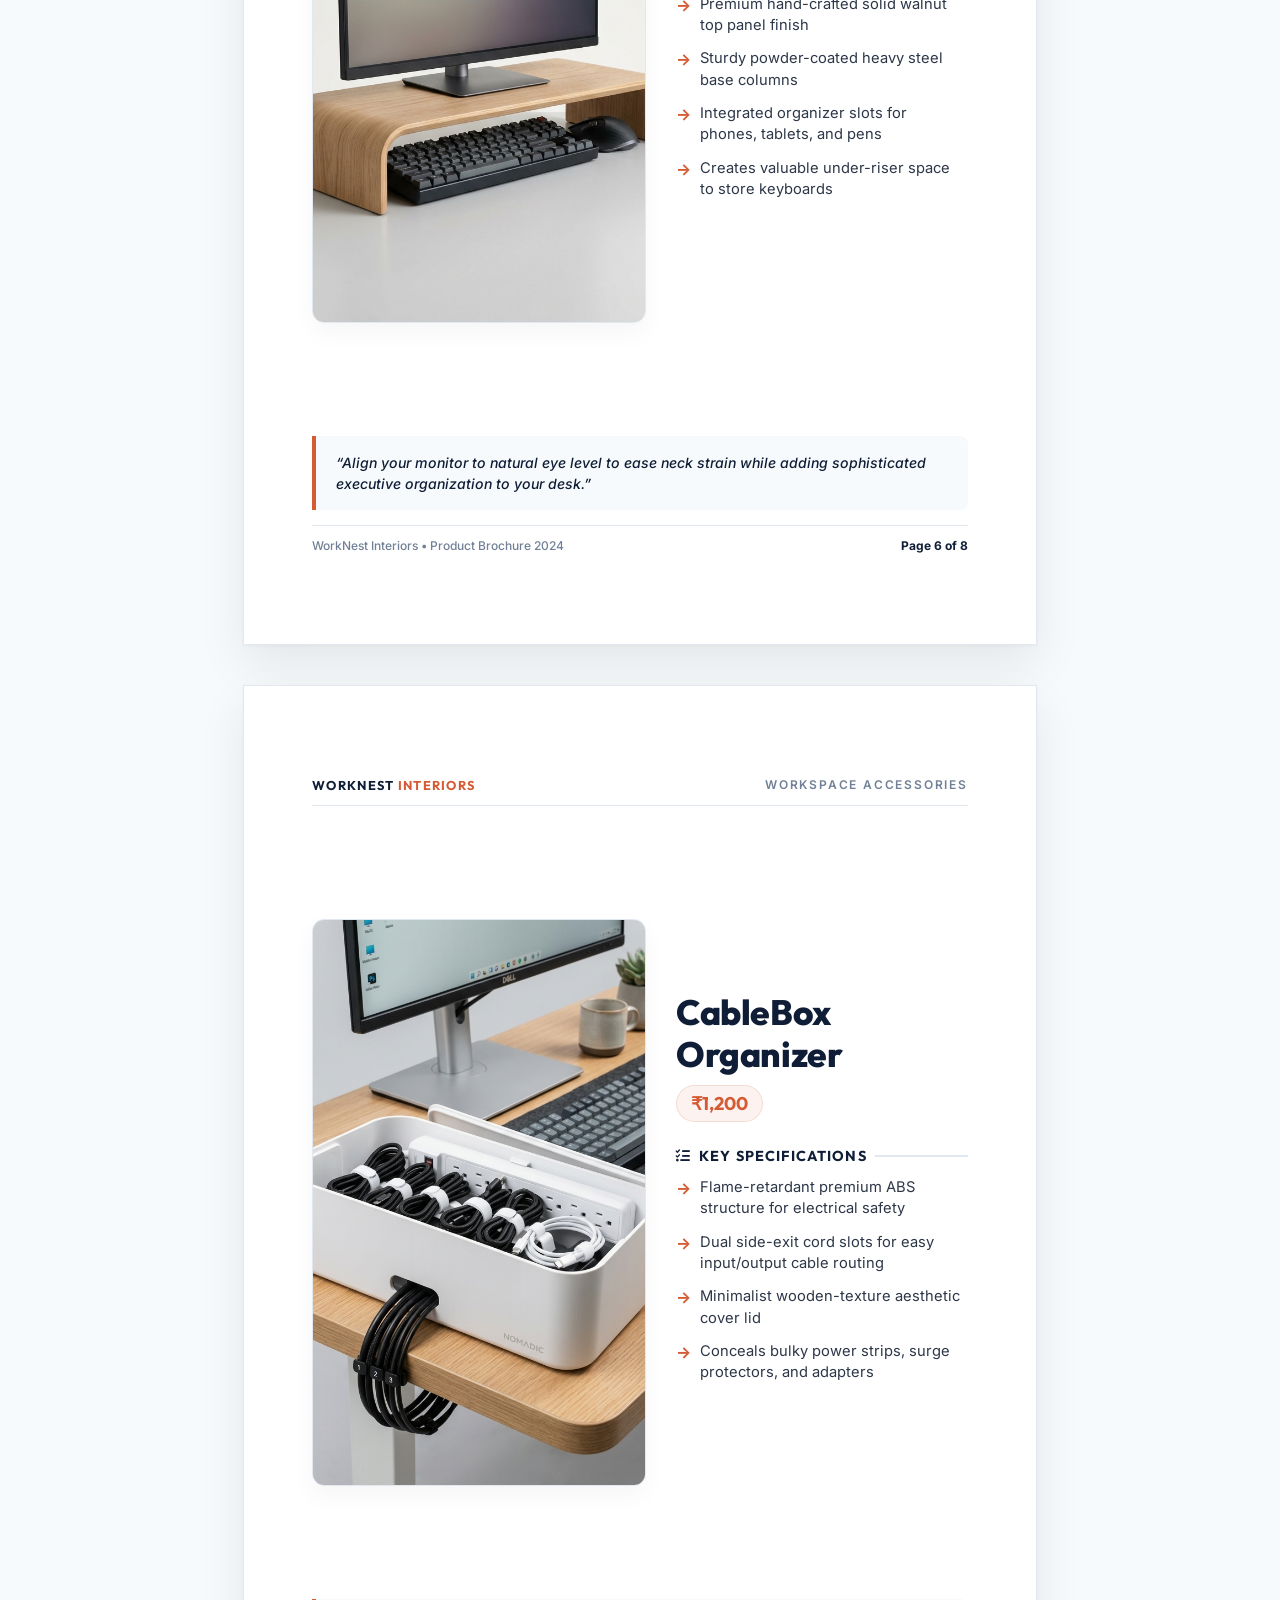
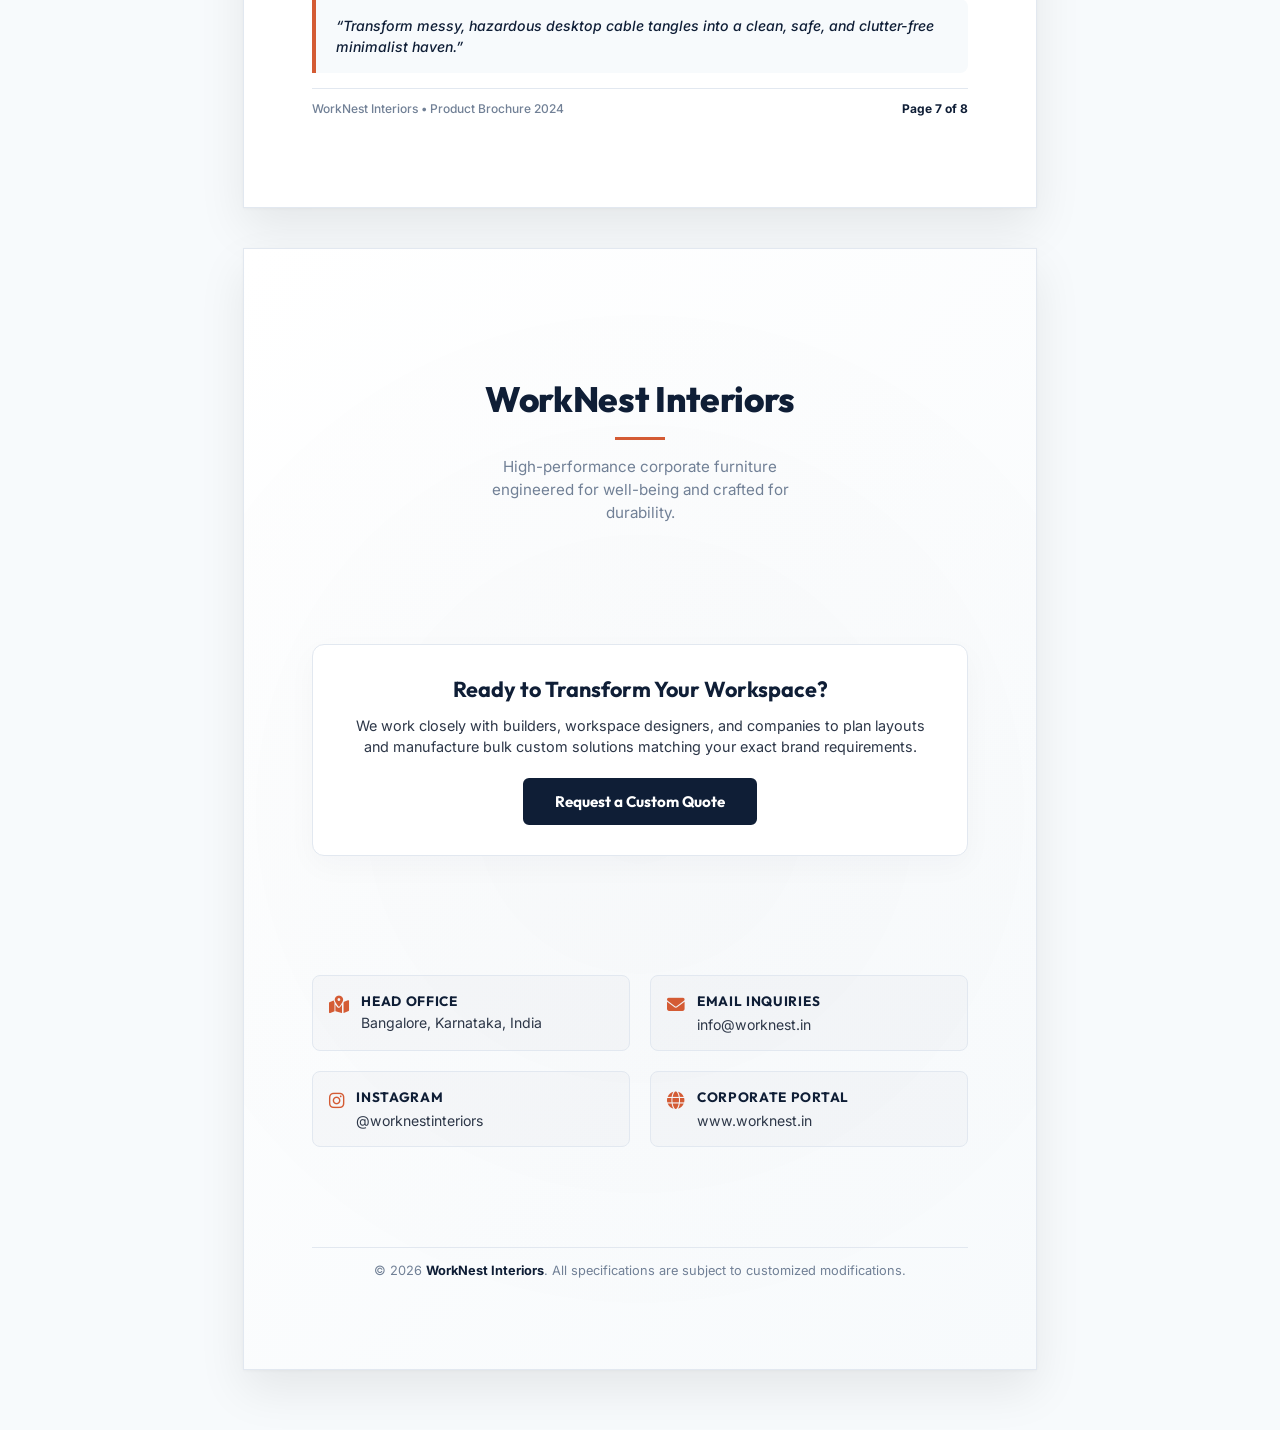
<file: catalog.html>
<!DOCTYPE html>
<html lang="en">
<head>
    <meta charset="UTF-8">
    <meta name="viewport" content="width=device-width, initial-scale=1.0">
    <title>WorkNest Interiors — Product Catalog 2024</title>
    <meta name="description" content="Premium ergonomic office furniture product catalog. Explore ErgoDesk Pro, StandDesk Elite, AirMesh Chair, LumbarPro Chair, and accessories.">
    <!-- Google Fonts -->
    <link rel="preconnect" href="https://fonts.googleapis.com">
    <link rel="preconnect" href="https://fonts.gstatic.com" crossorigin>
    <link href="https://fonts.googleapis.com/css2?family=Inter:wght@300;400;500;600;700&family=Outfit:wght@300;400;500;600;700;800&display=swap" rel="stylesheet">
    <!-- FontAwesome for Icons -->
    <link rel="stylesheet" href="https://cdnjs.cloudflare.com/ajax/libs/font-awesome/6.4.0/css/all.min.css">
    <!-- Custom Catalog CSS -->
    <link rel="stylesheet" href="catalog-style.css">
</head>
<body>

    <!-- Interactive Top Bar Control Banner (Screen Only) -->
    <header class="catalog-header-bar">
        <a href="index.html" class="catalog-logo">
            <svg viewBox="0 0 24 24" fill="none" stroke="currentColor" stroke-width="2.5" stroke-linecap="round" stroke-linejoin="round">
                <path d="M3 9l9-7 9 7v11a2 2 0 0 1-2 2H5a2 2 0 0 1-2-2z"></path>
                <polyline points="9 22 9 12 15 12 15 22"></polyline>
            </svg>
            <span>WorkNest <span>Interiors</span></span>
        </a>
        <div class="catalog-controls">
            <button class="btn-catalog btn-catalog-outline" onclick="toggleBookSpread()" id="spread-toggle-btn">
                <i class="fa-solid fa-book-open"></i> Book View
            </button>
            <button class="btn-catalog btn-catalog-outline" onclick="window.print()">
                <i class="fa-solid fa-file-pdf"></i> Export to PDF / Print
            </button>
            <a href="index.html" class="btn-catalog btn-catalog-primary">
                <i class="fa-solid fa-arrow-left"></i> Back to Website
            </a>
        </div>
    </header>

    <!-- Main Catalog Page Canvas -->
    <main class="catalog-container" id="catalog-canvas">

        <!-- ================= PAGE 1: COVER PAGE ================= -->
        <section class="catalog-sheet cover-page">
            <div class="cover-header">
                <div class="cover-brand">
                    <svg viewBox="0 0 24 24" fill="none" stroke="currentColor" stroke-width="2.5" stroke-linecap="round" stroke-linejoin="round">
                        <path d="M3 9l9-7 9 7v11a2 2 0 0 1-2 2H5a2 2 0 0 1-2-2z"></path>
                        <polyline points="9 22 9 12 15 12 15 22"></polyline>
                    </svg>
                    <span>WorkNest</span>
                </div>
                <div class="cover-brand-sub">Interiors</div>
                <div class="cover-divider"></div>
            </div>

            <div class="cover-title-group">
                <h1 class="cover-title">Product Catalog<br>2024</h1>
                <p class="cover-subtitle">Premium Ergonomic Workspaces</p>
            </div>

            <div class="cover-hero-box">
                <img src="assets/ergodesk_pro.png" alt="WorkNest Interiors Premium Workspace Hero">
            </div>

            <div class="cover-footer">
                <div class="cover-meta-item">
                    <span class="cover-meta-label">Prepared For</span>
                    <p class="cover-meta-value">Corporate Fitouts & Architects</p>
                </div>
                <div class="cover-meta-item">
                    <span class="cover-meta-label">Publish Date</span>
                    <p class="cover-meta-value" id="current-publish-date">May 21, 2026</p>
                </div>
            </div>
        </section>

        <!-- ================= PAGE 2: ERGODESK PRO ================= -->
        <section class="catalog-sheet">
            <div class="product-showcase-layout">
                <div class="page-header-stamp">
                    <span class="stamp-brand">WorkNest <span>Interiors</span></span>
                    <span class="stamp-category">Office Desks</span>
                </div>

                <div class="product-split-grid">
                    <div class="product-image-frame">
                        <img src="assets/ergodesk_pro.png" alt="ErgoDesk Pro">
                    </div>
                    <div class="product-detail-panel">
                        <h2 class="product-title">ErgoDesk Pro</h2>
                        <div class="product-price-badge">₹18,500</div>
                        
                        <h3 class="specs-title"><i class="fa-solid fa-list-check"></i> Key Specifications</h3>
                        <ul class="specs-list">
                            <li class="spec-bullet">Premium dual-motor system for smooth, quiet height adjustments</li>
                            <li class="spec-bullet">Durable wood-grain laminate top with neat built-in grommets</li>
                            <li class="spec-bullet">Solid industrial-grade steel frame supporting up to 120 kg</li>
                            <li class="spec-bullet">Anti-collision safety sensors to prevent accidental pinches</li>
                        </ul>
                    </div>
                </div>

                <div>
                    <div class="benefit-statement-container">
                        <p class="benefit-statement-text">“Elevate your work posture and corporate performance with effortless, silent sit-to-stand transitions designed for high-stress workspaces.”</p>
                    </div>
                    <div class="page-footer-stamp">
                        <span>WorkNest Interiors • Product Brochure 2024</span>
                        <span class="catalog-pagination">Page 2 of 8</span>
                    </div>
                </div>
            </div>
        </section>

        <!-- ================= PAGE 3: STANDDESK ELITE ================= -->
        <section class="catalog-sheet">
            <div class="product-showcase-layout">
                <div class="page-header-stamp">
                    <span class="stamp-brand">WorkNest <span>Interiors</span></span>
                    <span class="stamp-category">Smart Desks</span>
                </div>

                <div class="product-split-grid">
                    <div class="product-image-frame">
                        <img src="assets/standdesk_elite.png" alt="StandDesk Elite">
                    </div>
                    <div class="product-detail-panel">
                        <h2 class="product-title">StandDesk Elite</h2>
                        <div class="product-price-badge">₹24,000</div>
                        
                        <h3 class="specs-title"><i class="fa-solid fa-list-check"></i> Key Specifications</h3>
                        <ul class="specs-list">
                            <li class="spec-bullet">Advanced digital keypad with 4 memory height presets</li>
                            <li class="spec-bullet">Whisper-quiet motorized adjustment at less than 45 decibels</li>
                            <li class="spec-bullet">Premium solid natural oak finish with rounded safety edges</li>
                            <li class="spec-bullet">Under-desk structural steel cable organizing tray</li>
                        </ul>
                    </div>
                </div>

                <div>
                    <div class="benefit-statement-container">
                        <p class="benefit-statement-text">“Create a fluid, active, and high-energy workspace that boosts physical circulation, alertness, and mental focus.”</p>
                    </div>
                    <div class="page-footer-stamp">
                        <span>WorkNest Interiors • Product Brochure 2024</span>
                        <span class="catalog-pagination">Page 3 of 8</span>
                    </div>
                </div>
            </div>
        </section>

        <!-- ================= PAGE 4: AIRMESH CHAIR ================= -->
        <section class="catalog-sheet">
            <div class="product-showcase-layout">
                <div class="page-header-stamp">
                    <span class="stamp-brand">WorkNest <span>Interiors</span></span>
                    <span class="stamp-category">Active Seating</span>
                </div>

                <div class="product-split-grid">
                    <div class="product-image-frame">
                        <img src="assets/airmesh_chair.png" alt="AirMesh Chair">
                    </div>
                    <div class="product-detail-panel">
                        <h2 class="product-title">AirMesh Chair</h2>
                        <div class="product-price-badge">₹9,200</div>
                        
                        <h3 class="specs-title"><i class="fa-solid fa-list-check"></i> Key Specifications</h3>
                        <ul class="specs-list">
                            <li class="spec-bullet">High-tensile premium breathable Korean mesh backrest</li>
                            <li class="spec-bullet">Self-adjusting synchro-tilt mechanism with 3 tilt locks</li>
                            <li class="spec-bullet">Adjustable 3D armrests (height, depth, and pivot) with PU pads</li>
                            <li class="spec-bullet">Class-4 gas lift system with smooth, silent nylon casters</li>
                        </ul>
                    </div>
                </div>

                <div>
                    <div class="benefit-statement-container">
                        <p class="benefit-statement-text">“Experience weightless, fresh, and supportive structural alignment tailored for extended creative and logical focus hours.”</p>
                    </div>
                    <div class="page-footer-stamp">
                        <span>WorkNest Interiors • Product Brochure 2024</span>
                        <span class="catalog-pagination">Page 4 of 8</span>
                    </div>
                </div>
            </div>
        </section>

        <!-- ================= PAGE 5: LUMBARPRO CHAIR ================= -->
        <section class="catalog-sheet">
            <div class="product-showcase-layout">
                <div class="page-header-stamp">
                    <span class="stamp-brand">WorkNest <span>Interiors</span></span>
                    <span class="stamp-category">Ergonomic Seating</span>
                </div>

                <div class="product-split-grid">
                    <div class="product-image-frame">
                        <img src="assets/lumbarpro_chair.png" alt="LumbarPro Chair">
                    </div>
                    <div class="product-detail-panel">
                        <h2 class="product-title">LumbarPro Chair</h2>
                        <div class="product-price-badge">₹12,500</div>
                        
                        <h3 class="specs-title"><i class="fa-solid fa-list-check"></i> Key Specifications</h3>
                        <ul class="specs-list">
                            <li class="spec-bullet">Adaptive orthopedically-aligned lumbosacral support</li>
                            <li class="spec-bullet">High-density molded memory foam seat cushion with luxury fabric</li>
                            <li class="spec-bullet">Fully adjustable headrest for neck tension relief</li>
                            <li class="spec-bullet">High-strength polished aluminum wheelbase for elite durability</li>
                        </ul>
                    </div>
                </div>

                <div>
                    <div class="benefit-statement-container">
                        <p class="benefit-statement-text">“Relieve spine pressure permanently with advanced, posture-responsive support engineered for total tasking endurance.”</p>
                    </div>
                    <div class="page-footer-stamp">
                        <span>WorkNest Interiors • Product Brochure 2024</span>
                        <span class="catalog-pagination">Page 5 of 8</span>
                    </div>
                </div>
            </div>
        </section>

        <!-- ================= PAGE 6: MONITOR RISER XL ================= -->
        <section class="catalog-sheet">
            <div class="product-showcase-layout">
                <div class="page-header-stamp">
                    <span class="stamp-brand">WorkNest <span>Interiors</span></span>
                    <span class="stamp-category">Workspace Accessories</span>
                </div>

                <div class="product-split-grid">
                    <div class="product-image-frame">
                        <img src="assets/monitor_riser.png" alt="Monitor Riser XL">
                    </div>
                    <div class="product-detail-panel">
                        <h2 class="product-title">Monitor Riser XL</h2>
                        <div class="product-price-badge">₹2,800</div>
                        
                        <h3 class="specs-title"><i class="fa-solid fa-list-check"></i> Key Specifications</h3>
                        <ul class="specs-list">
                            <li class="spec-bullet">Premium hand-crafted solid walnut top panel finish</li>
                            <li class="spec-bullet">Sturdy powder-coated heavy steel base columns</li>
                            <li class="spec-bullet">Integrated organizer slots for phones, tablets, and pens</li>
                            <li class="spec-bullet">Creates valuable under-riser space to store keyboards</li>
                        </ul>
                    </div>
                </div>

                <div>
                    <div class="benefit-statement-container">
                        <p class="benefit-statement-text">“Align your monitor to natural eye level to ease neck strain while adding sophisticated executive organization to your desk.”</p>
                    </div>
                    <div class="page-footer-stamp">
                        <span>WorkNest Interiors • Product Brochure 2024</span>
                        <span class="catalog-pagination">Page 6 of 8</span>
                    </div>
                </div>
            </div>
        </section>

        <!-- ================= PAGE 7: CABLEBOX ORGANIZER ================= -->
        <section class="catalog-sheet">
            <div class="product-showcase-layout">
                <div class="page-header-stamp">
                    <span class="stamp-brand">WorkNest <span>Interiors</span></span>
                    <span class="stamp-category">Workspace Accessories</span>
                </div>

                <div class="product-split-grid">
                    <div class="product-image-frame">
                        <img src="assets/cablebox.png" alt="CableBox Organizer">
                    </div>
                    <div class="product-detail-panel">
                        <h2 class="product-title">CableBox Organizer</h2>
                        <div class="product-price-badge">₹1,200</div>
                        
                        <h3 class="specs-title"><i class="fa-solid fa-list-check"></i> Key Specifications</h3>
                        <ul class="specs-list">
                            <li class="spec-bullet">Flame-retardant premium ABS structure for electrical safety</li>
                            <li class="spec-bullet">Dual side-exit cord slots for easy input/output cable routing</li>
                            <li class="spec-bullet">Minimalist wooden-texture aesthetic cover lid</li>
                            <li class="spec-bullet">Conceals bulky power strips, surge protectors, and adapters</li>
                        </ul>
                    </div>
                </div>

                <div>
                    <div class="benefit-statement-container">
                        <p class="benefit-statement-text">“Transform messy, hazardous desktop cable tangles into a clean, safe, and clutter-free minimalist haven.”</p>
                    </div>
                    <div class="page-footer-stamp">
                        <span>WorkNest Interiors • Product Brochure 2024</span>
                        <span class="catalog-pagination">Page 7 of 8</span>
                    </div>
                </div>
            </div>
        </section>

        <!-- ================= PAGE 8: BACK COVER ================= -->
        <section class="catalog-sheet back-cover-page">
            <div class="back-cover-header">
                <h2 class="back-cover-title">WorkNest Interiors</h2>
                <div class="back-cover-divider"></div>
                <p class="back-cover-subtitle">High-performance corporate furniture engineered for well-being and crafted for durability.</p>
            </div>

            <!-- Custom Quote CTA Block -->
            <div class="back-cover-cta-block">
                <h3>Ready to Transform Your Workspace?</h3>
                <p>We work closely with builders, workspace designers, and companies to plan layouts and manufacture bulk custom solutions matching your exact brand requirements.</p>
                <a href="index.html#contact" class="back-cover-cta-btn">Request a Custom Quote</a>
            </div>

            <!-- Direct Contact Coordinates -->
            <div class="back-cover-details-grid">
                <div class="contact-card-item">
                    <div class="contact-card-icon"><i class="fa-solid fa-map-location-dot"></i></div>
                    <div class="contact-card-info">
                        <h4>Head Office</h4>
                        <p>Bangalore, Karnataka, India</p>
                    </div>
                </div>
                <div class="contact-card-item">
                    <div class="contact-card-icon"><i class="fa-solid fa-envelope"></i></div>
                    <div class="contact-card-info">
                        <h4>Email Inquiries</h4>
                        <a href="mailto:info@worknest.in">info@worknest.in</a>
                    </div>
                </div>
                <div class="contact-card-item">
                    <div class="contact-card-icon"><i class="fa-brands fa-instagram"></i></div>
                    <div class="contact-card-info">
                        <h4>Instagram</h4>
                        <a href="https://instagram.com/worknestinteriors" target="_blank">@worknestinteriors</a>
                    </div>
                </div>
                <div class="contact-card-item">
                    <div class="contact-card-icon"><i class="fa-solid fa-globe"></i></div>
                    <div class="contact-card-info">
                        <h4>Corporate Portal</h4>
                        <a href="index.html">www.worknest.in</a>
                    </div>
                </div>
            </div>

            <div class="back-cover-footer">
                <p>© 2026 <span>WorkNest Interiors</span>. All specifications are subject to customized modifications.</p>
            </div>
        </section>

    </main>

    <!-- Interactive Logic (Screen Only) -->
    <script>
        // Set dynamic local publishing date on Cover
        document.addEventListener('DOMContentLoaded', () => {
            const dateEl = document.getElementById('current-publish-date');
            if (dateEl) {
                const options = { year: 'numeric', month: 'long', day: 'numeric' };
                const today = new Date();
                dateEl.textContent = today.toLocaleDateString('en-US', options);
            }
        });

        // Toggle Spread/Stacked viewing layout on screen
        function toggleBookSpread() {
            const canvas = document.getElementById('catalog-canvas');
            const btn = document.getElementById('spread-toggle-btn');
            
            if (canvas.classList.contains('book-spread')) {
                canvas.classList.remove('book-spread');
                btn.innerHTML = '<i class="fa-solid fa-book-open"></i> Book View';
            } else {
                canvas.classList.add('book-spread');
                btn.innerHTML = '<i class="fa-solid fa-list"></i> Stacked View';
            }
        }
    </script>
</body>
</html>
</file>
<file: JS pro/style.css>
/* -------------------------------------------------------------
   WORKNEST INTERIORS - PREMIUM STYLE SHEETS
   Author: Antigravity Team
   Design System: Deep Emerald Green, Charcoal, Off-White, & Premium Gold
   ------------------------------------------------------------- */

/* --- ROOT VARIABLES (DESIGN TOKENS) --- */
:root {
    /* Color Palette */
    --color-primary: #0F3A20;            /* Rich Emerald Dark Green */
    --color-primary-dark: #072211;       /* Deep Forest Obsidian */
    --color-primary-light: #2D6A4F;      /* Vibrant Accent Sage */
    --color-primary-glow: rgba(15, 58, 32, 0.08);
    --color-charcoal: #1E2522;           /* Deep Corporate Charcoal */
    --color-charcoal-light: #343E3A;     /* Soft Charcoal body */
    --color-charcoal-muted: #5C6762;     /* Muted body text */
    --color-bg-light: #F4F7F5;           /* Clean, Warm Off-White */
    --color-white: #FFFFFF;
    --color-gold: #D4AF37;               /* Subtle Premium Gold Accent */
    --color-gold-hover: #C5A028;
    --color-border: #E1E8E4;             /* Very soft light borders */
    
    /* Typography */
    --font-heading: 'Outfit', sans-serif;
    --font-body: 'Inter', sans-serif;
    
    /* Spacing */
    --spacing-xs: 0.5rem;
    --spacing-sm: 1rem;
    --spacing-md: 2rem;
    --spacing-lg: 4rem;
    --spacing-xl: 8rem;
    
    /* Effects */
    --shadow-sm: 0 4px 6px -1px rgba(15, 58, 32, 0.05);
    --shadow-md: 0 12px 24px -6px rgba(15, 58, 32, 0.08);
    --shadow-lg: 0 20px 40px -10px rgba(15, 58, 32, 0.12);
    --shadow-premium: 0 30px 60px -15px rgba(7, 34, 17, 0.15);
    --border-radius-sm: 4px;
    --border-radius-md: 8px;
    --border-radius-lg: 16px;
    
    /* Motion */
    --transition-fast: 0.25s cubic-bezier(0.25, 0.8, 0.25, 1);
    --transition-smooth: 0.5s cubic-bezier(0.16, 1, 0.3, 1);
    --transition-slow: 0.8s cubic-bezier(0.16, 1, 0.3, 1);
}

/* --- BASE STYLES & RESET --- */
* {
    margin: 0;
    padding: 0;
    box-sizing: border-box;
}

html {
    scroll-behavior: smooth;
    font-size: 16px;
}

body {
    font-family: var(--font-body);
    background-color: var(--color-white);
    color: var(--color-charcoal-light);
    line-height: 1.6;
    overflow-x: hidden;
    -webkit-font-smoothing: antialiased;
}

a {
    text-decoration: none;
    color: inherit;
    transition: var(--transition-fast);
}

ul {
    list-style: none;
}

img {
    max-width: 100%;
    display: block;
}

/* --- TYPOGRAPHY & GENERAL --- */
h1, h2, h3, h4, h5, h6 {
    font-family: var(--font-heading);
    color: var(--color-charcoal);
    font-weight: 700;
    line-height: 1.25;
}

h1 {
    font-size: clamp(2.5rem, 5vw, 4.5rem);
    font-weight: 800;
    letter-spacing: -0.03em;
}

h2 {
    font-size: clamp(2rem, 3.5vw, 2.75rem);
    letter-spacing: -0.02em;
}

h3 {
    font-size: 1.5rem;
    font-weight: 600;
}

p {
    font-size: 1.05rem;
    color: var(--color-charcoal-muted);
}

.container {
    width: 100%;
    max-width: 1200px;
    margin: 0 auto;
    padding: 0 var(--spacing-md);
}

.container.small-width {
    max-width: 800px;
}

.text-center {
    text-align: center;
}

.text-left {
    text-align: left;
}

/* Section Header Utility */
.section-header {
    margin-bottom: var(--spacing-lg);
}

.sub-heading {
    text-transform: uppercase;
    font-family: var(--font-heading);
    font-weight: 600;
    font-size: 0.85rem;
    letter-spacing: 0.2em;
    color: var(--color-primary-light);
    display: inline-block;
    margin-bottom: 0.75rem;
}

.section-header h2 {
    color: var(--color-primary);
    margin-bottom: 1rem;
}

.heading-line {
    width: 60px;
    height: 3px;
    background-color: var(--color-gold);
    margin: 0 auto;
}

.text-left .heading-line {
    margin: 0;
}

.lead-text-center {
    font-size: 1.25rem;
    max-width: 700px;
    margin: 0 auto;
    color: var(--color-charcoal-muted);
}

/* --- BUTTONS --- */
.btn {
    display: inline-flex;
    align-items: center;
    justify-content: center;
    gap: 0.5rem;
    padding: 0.85rem 1.8rem;
    font-family: var(--font-heading);
    font-weight: 600;
    font-size: 0.95rem;
    border-radius: var(--border-radius-sm);
    cursor: pointer;
    transition: var(--transition-fast);
    border: 2px solid transparent;
}

.btn-primary {
    background-color: var(--color-primary);
    color: var(--color-white);
}

.btn-primary:hover {
    background-color: var(--color-primary-dark);
    transform: translateY(-2px);
    box-shadow: 0 8px 20px -4px rgba(15, 58, 32, 0.3);
}

.btn-secondary {
    background-color: var(--color-gold);
    color: var(--color-primary-dark);
}

.btn-secondary:hover {
    background-color: var(--color-gold-hover);
    transform: translateY(-2px);
    box-shadow: 0 8px 20px -4px rgba(212, 175, 55, 0.3);
}

.btn-outline {
    border-color: var(--color-primary);
    color: var(--color-primary);
    background-color: transparent;
}

.btn-outline:hover {
    background-color: var(--color-primary-glow);
    transform: translateY(-2px);
}

.btn-outline-white {
    border-color: var(--color-white);
    color: var(--color-white);
    background-color: transparent;
}

.btn-outline-white:hover {
    background-color: var(--color-white);
    color: var(--color-primary-dark);
    transform: translateY(-2px);
}

.btn-sm {
    padding: 0.5rem 1.2rem;
    font-size: 0.85rem;
}

.btn-large {
    padding: 1.1rem 2.2rem;
    font-size: 1.05rem;
}

.btn-full-width {
    width: 100%;
}

/* --- STICKY NAVBAR --- */
.navbar-header {
    position: fixed;
    top: 0;
    left: 0;
    width: 100%;
    z-index: 1000;
    background-color: rgba(255, 255, 255, 0.9);
    backdrop-filter: blur(10px);
    border-bottom: 1px solid var(--color-border);
    transition: var(--transition-fast);
}

.navbar-header.scrolled {
    background-color: rgba(15, 58, 32, 0.98);
    border-bottom-color: transparent;
    box-shadow: var(--shadow-lg);
}

.navbar-header.scrolled .logo-text, 
.navbar-header.scrolled .nav-link,
.navbar-header.scrolled .logo-icon svg {
    color: var(--color-white);
}

.navbar-header.scrolled .logo-accent {
    color: var(--color-gold);
}

.navbar-header.scrolled .nav-link:hover,
.navbar-header.scrolled .nav-link.active {
    color: var(--color-gold);
}

.nav-container {
    max-width: 1300px;
    margin: 0 auto;
    height: 80px;
    padding: 0 var(--spacing-md);
    display: flex;
    align-items: center;
    justify-content: space-between;
}

.nav-logo {
    display: flex;
    align-items: center;
    gap: 0.75rem;
    font-family: var(--font-heading);
    font-weight: 700;
    font-size: 1.45rem;
}

.logo-icon svg {
    width: 32px;
    height: 32px;
    color: var(--color-primary);
    transition: var(--transition-fast);
}

.logo-text {
    color: var(--color-charcoal);
    transition: var(--transition-fast);
}

.logo-accent {
    color: var(--color-primary);
    transition: var(--transition-fast);
}

.nav-menu {
    display: flex;
    align-items: center;
    gap: 2.2rem;
}

.nav-link {
    font-family: var(--font-heading);
    font-weight: 550;
    font-size: 0.95rem;
    color: var(--color-charcoal);
    position: relative;
    padding: 0.5rem 0;
}

.nav-link::after {
    content: '';
    position: absolute;
    bottom: 0;
    left: 0;
    width: 0;
    height: 2px;
    background-color: var(--color-gold);
    transition: var(--transition-fast);
}

.nav-link:hover::after,
.nav-link.active::after {
    width: 100%;
}

.nav-link.active {
    color: var(--color-primary-light);
}

.nav-actions {
    display: flex;
    align-items: center;
    gap: 1rem;
}

.mobile-toggle {
    display: none;
    flex-direction: column;
    justify-content: space-between;
    width: 24px;
    height: 18px;
    background: transparent;
    border: none;
    cursor: pointer;
    z-index: 1100;
}

.mobile-toggle span {
    width: 100%;
    height: 2px;
    background-color: var(--color-charcoal);
    transition: var(--transition-fast);
}

.navbar-header.scrolled .mobile-toggle span {
    background-color: var(--color-white);
}

/* --- PAGE ROUTER SETUP --- */
.main-content {
    margin-top: 80px; /* offset for fixed header */
    min-height: calc(100vh - 80px - 350px); /* Fill space, footer offset */
    position: relative;
}

.page-wrapper {
    display: none;
    opacity: 0;
    transform: translateY(15px);
    transition: opacity 0.5s ease-out, transform 0.5s ease-out;
}

.page-wrapper.active {
    display: block;
    opacity: 1;
    transform: translateY(0);
}

/* --- 1. HOME PAGE STYLES --- */

/* Hero Section */
.hero-section {
    position: relative;
    padding: var(--spacing-xl) 0;
    background: linear-gradient(135deg, var(--color-bg-light) 0%, #FFFFFF 100%);
    overflow: hidden;
}

.hero-bg-accent {
    position: absolute;
    top: -150px;
    right: -150px;
    width: 600px;
    height: 600px;
    border-radius: 50%;
    background: radial-gradient(circle, rgba(15, 58, 32, 0.05) 0%, rgba(255, 255, 255, 0) 70%);
    z-index: 1;
}

.hero-grid {
    display: grid;
    grid-template-columns: 1.1fr 0.9fr;
    gap: var(--spacing-lg);
    align-items: center;
    position: relative;
    z-index: 2;
}

.hero-badge {
    display: inline-flex;
    align-items: center;
    gap: 0.5rem;
    padding: 0.5rem 1rem;
    background-color: var(--color-primary-glow);
    border: 1px solid rgba(15, 58, 32, 0.1);
    color: var(--color-primary);
    border-radius: 50px;
    font-size: 0.8rem;
    font-weight: 600;
    text-transform: uppercase;
    letter-spacing: 0.05em;
    margin-bottom: 1.5rem;
}

.badge-dot {
    width: 6px;
    height: 6px;
    border-radius: 50%;
    background-color: var(--color-gold);
    display: inline-block;
}

.hero-title {
    font-family: var(--font-heading);
    color: var(--color-primary);
    margin-bottom: 1.5rem;
}

.hero-tagline {
    font-size: 1.35rem;
    line-height: 1.5;
    color: var(--color-charcoal-light);
    margin-bottom: 2.5rem;
    max-width: 580px;
}

.hero-actions {
    display: flex;
    gap: 1rem;
    flex-wrap: wrap;
}

.hero-visual {
    display: flex;
    justify-content: center;
    align-items: center;
}

.visual-card {
    background-color: var(--color-white);
    border-radius: var(--border-radius-lg);
    padding: var(--spacing-sm);
    box-shadow: var(--shadow-premium);
    position: relative;
    width: 100%;
    max-width: 440px;
    border: 1px solid rgba(15, 58, 32, 0.05);
}

.visual-img-placeholder {
    width: 100%;
    height: 380px;
    background: linear-gradient(135deg, var(--color-primary) 0%, var(--color-primary-dark) 100%);
    border-radius: var(--border-radius-md);
    position: relative;
    display: flex;
    align-items: center;
    justify-content: center;
    overflow: hidden;
}

.visual-chair-icon {
    font-size: 8rem;
    color: var(--color-white);
    opacity: 0.25;
    transform: rotate(-10deg);
    animation: chair-float 6s ease-in-out infinite;
}

.visual-overlay {
    position: absolute;
    top: 0;
    left: 0;
    width: 100%;
    height: 100%;
    background: linear-gradient(0deg, rgba(7, 34, 17, 0.4) 0%, rgba(255, 255, 255, 0) 100%);
}

.visual-badge {
    position: absolute;
    bottom: -20px;
    left: -20px;
    background-color: var(--color-white);
    border-radius: var(--border-radius-md);
    padding: 1rem 1.5rem;
    display: flex;
    align-items: center;
    gap: 1rem;
    box-shadow: var(--shadow-lg);
    border-left: 4px solid var(--color-gold);
}

.visual-badge i {
    font-size: 1.8rem;
    color: var(--color-primary);
}

.visual-badge h4 {
    font-size: 0.95rem;
    font-weight: 700;
    color: var(--color-charcoal);
}

.visual-badge p {
    font-size: 0.8rem;
    color: var(--color-charcoal-muted);
}

.scroll-indicator {
    position: absolute;
    bottom: 20px;
    left: 50%;
    transform: translateX(-50%);
    display: flex;
    flex-direction: column;
    align-items: center;
    gap: 0.5rem;
    font-size: 0.75rem;
    text-transform: uppercase;
    letter-spacing: 0.15em;
    color: var(--color-charcoal-muted);
    z-index: 5;
}

.scroll-dot {
    width: 6px;
    height: 6px;
    border-radius: 50%;
    background-color: var(--color-gold);
    animation: scroll-ping 2s infinite;
}

/* Floating Animations */
@keyframes chair-float {
    0%, 100% { transform: translateY(0) rotate(-10deg); }
    50% { transform: translateY(-15px) rotate(-8deg); }
}

@keyframes scroll-ping {
    0% { transform: scale(1); opacity: 1; }
    50% { transform: scale(2.2); opacity: 0.3; }
    100% { transform: scale(1); opacity: 1; }
}

/* What We Do Section */
.what-we-do {
    padding: var(--spacing-xl) 0;
    background-color: var(--color-white);
}

.wwd-grid {
    display: grid;
    grid-template-columns: 1.1fr 0.9fr;
    gap: var(--spacing-lg);
    align-items: center;
}

.lead-text {
    font-size: 1.3rem;
    color: var(--color-charcoal-light);
    font-weight: 500;
    line-height: 1.6;
    margin-bottom: 1.5rem;
}

.body-text {
    color: var(--color-charcoal-muted);
    margin-bottom: 2rem;
}

.features-list {
    display: flex;
    flex-direction: column;
    gap: 1.5rem;
}

.feature-item {
    display: flex;
    gap: 1.2rem;
}

.feature-icon {
    width: 44px;
    height: 44px;
    border-radius: 50%;
    background-color: var(--color-primary-glow);
    display: flex;
    align-items: center;
    justify-content: center;
    flex-shrink: 0;
}

.feature-icon i {
    color: var(--color-primary);
    font-size: 1.2rem;
}

.feature-item h4 {
    font-size: 1.05rem;
    margin-bottom: 0.25rem;
    color: var(--color-charcoal);
}

.feature-item p {
    font-size: 0.9rem;
}

.wwd-cards {
    display: flex;
    flex-direction: column;
    gap: 1.8rem;
}

.wwd-card {
    padding: 2.2rem;
    border-radius: var(--border-radius-lg);
    position: relative;
    overflow: hidden;
    box-shadow: var(--shadow-md);
    transition: var(--transition-smooth);
}

.wwd-card:hover {
    transform: translateY(-5px);
    box-shadow: var(--shadow-lg);
}

.wwd-card-icon {
    font-size: 2.2rem;
    margin-bottom: 1.2rem;
}

.wwd-card h3 {
    font-size: 1.35rem;
    margin-bottom: 0.75rem;
}

.wwd-card p {
    font-size: 0.95rem;
}

.card-green {
    background-color: var(--color-primary);
}

.card-green h3, .card-green p, .card-green .wwd-card-icon i {
    color: var(--color-white);
}

.card-green p {
    color: rgba(255, 255, 255, 0.8);
}

.card-green .wwd-card-icon {
    color: var(--color-gold);
}

.card-charcoal {
    background-color: var(--color-charcoal);
}

.card-charcoal h3, .card-charcoal p, .card-charcoal .wwd-card-icon i {
    color: var(--color-white);
}

.card-charcoal p {
    color: rgba(255, 255, 255, 0.8);
}

.card-charcoal .wwd-card-icon {
    color: var(--color-gold);
}

/* Business Stats Section */
.stats-section {
    padding: var(--spacing-xl) 0;
    background-color: var(--color-primary-dark);
    color: var(--color-white);
    position: relative;
}

.section-header.light-version h2 {
    color: var(--color-white);
}

.section-header.light-version .sub-heading {
    color: var(--color-gold);
}

.stats-grid {
    display: grid;
    grid-template-columns: repeat(auto-fit, minmax(230px, 1fr));
    gap: var(--spacing-md);
}

.stat-card {
    background-color: rgba(255, 255, 255, 0.03);
    border: 1px solid rgba(255, 255, 255, 0.05);
    border-radius: var(--border-radius-lg);
    padding: 2.5rem 2rem;
    text-align: center;
    position: relative;
    overflow: hidden;
    transition: var(--transition-smooth);
}

.stat-card:hover {
    background-color: rgba(255, 255, 255, 0.06);
    transform: translateY(-8px);
    border-color: rgba(212, 175, 55, 0.2);
}

.stat-icon-wrapper {
    width: 60px;
    height: 60px;
    border-radius: 50%;
    background-color: rgba(255, 255, 255, 0.05);
    display: flex;
    align-items: center;
    justify-content: center;
    margin: 0 auto 1.5rem;
    transition: var(--transition-fast);
}

.stat-card:hover .stat-icon-wrapper {
    background-color: var(--color-gold);
    color: var(--color-primary-dark);
}

.stat-icon-wrapper i {
    font-size: 1.4rem;
    color: var(--color-gold);
    transition: var(--transition-fast);
}

.stat-card:hover .stat-icon-wrapper i {
    color: var(--color-primary-dark);
}

.stat-number {
    font-family: var(--font-heading);
    font-size: clamp(2rem, 3vw, 2.75rem);
    font-weight: 800;
    color: var(--color-white);
    margin-bottom: 0.5rem;
    letter-spacing: -0.01em;
}

.stat-card:hover .stat-number {
    color: var(--color-gold);
}

.stat-label {
    font-size: 0.9rem;
    color: rgba(255, 255, 255, 0.6);
    font-weight: 500;
    text-transform: uppercase;
    letter-spacing: 0.05em;
}

.stat-card-border {
    position: absolute;
    bottom: 0;
    left: 0;
    width: 0;
    height: 4px;
    background-color: var(--color-gold);
    transition: var(--transition-smooth);
}

.stat-card:hover .stat-card-border {
    width: 100%;
}

/* Home CTA Section */
.home-cta-section {
    padding: var(--spacing-xl) 0;
    background-color: var(--color-white);
}

.cta-inner {
    background: linear-gradient(135deg, var(--color-primary) 0%, var(--color-primary-dark) 100%);
    border-radius: var(--border-radius-lg);
    padding: var(--spacing-lg) var(--spacing-md);
    box-shadow: var(--shadow-premium);
    position: relative;
    overflow: hidden;
}

.cta-content {
    max-width: 750px;
    margin: 0 auto;
    position: relative;
    z-index: 2;
}

.cta-content h2 {
    color: var(--color-white);
    font-size: clamp(2rem, 3.5vw, 3rem);
    margin-bottom: 1rem;
}

.cta-content p {
    color: rgba(255, 255, 255, 0.8);
    font-size: 1.15rem;
    margin-bottom: 2.5rem;
}

.cta-btns {
    display: flex;
    justify-content: center;
    gap: 1.2rem;
    flex-wrap: wrap;
}

/* --- 2. ABOUT US PAGE STYLES --- */

.about-hero {
    background: linear-gradient(135deg, var(--color-primary) 0%, var(--color-primary-dark) 100%);
    padding: var(--spacing-lg) 0;
    color: var(--color-white);
}

.about-hero h1 {
    color: var(--color-white);
}

.about-hero .sub-heading {
    color: var(--color-gold);
}

.about-hero .heading-line {
    margin: 0;
}

.grid-2 {
    display: grid;
    grid-template-columns: 1fr 1fr;
    gap: var(--spacing-lg);
    align-items: center;
}

.about-narrative {
    padding: var(--spacing-xl) 0;
    background-color: var(--color-white);
}

.narrative-badge {
    display: inline-block;
    padding: 0.4rem 1rem;
    background-color: var(--color-primary-glow);
    border: 1px solid rgba(15, 58, 32, 0.1);
    color: var(--color-primary);
    border-radius: var(--border-radius-sm);
    font-weight: 700;
    font-size: 0.85rem;
    margin-bottom: 1rem;
}

.narrative-content h2 {
    color: var(--color-primary);
    margin-bottom: 1.5rem;
}

.narrative-text {
    font-size: 1.2rem;
    font-weight: 550;
    line-height: 1.7;
    color: var(--color-charcoal);
    border-left: 4px solid var(--color-gold);
    padding-left: 1.5rem;
    margin-bottom: 1.5rem;
}

.narrative-visual {
    display: flex;
    justify-content: center;
}

.narrative-image-card {
    background-color: var(--color-white);
    border-radius: var(--border-radius-lg);
    box-shadow: var(--shadow-lg);
    padding: var(--spacing-sm);
    width: 100%;
    max-width: 450px;
    position: relative;
}

.narrative-img-placeholder {
    height: 300px;
    background: linear-gradient(135deg, var(--color-primary-light) 0%, var(--color-primary) 100%);
    border-radius: var(--border-radius-md);
    display: flex;
    align-items: center;
    justify-content: center;
    position: relative;
    overflow: hidden;
}

.narrative-draft-icon {
    font-size: 6rem;
    color: var(--color-white);
    opacity: 0.2;
}

.narrative-quote {
    margin-top: var(--spacing-sm);
    padding: 0.5rem 0.5rem;
}

.narrative-quote i {
    font-size: 1.5rem;
    color: var(--color-gold);
    margin-bottom: 0.5rem;
    display: block;
}

.narrative-quote p {
    font-size: 0.95rem;
    font-style: italic;
    color: var(--color-charcoal-light);
    margin-bottom: 0.5rem;
}

.narrative-quote span {
    font-size: 0.85rem;
    font-weight: 700;
    color: var(--color-primary);
    display: block;
}

/* About Problem section */
.about-problem {
    padding: var(--spacing-xl) 0;
    background-color: var(--color-bg-light);
}

.problem-container {
    background-color: var(--color-white);
    border-radius: var(--border-radius-lg);
    padding: var(--spacing-lg) var(--spacing-md);
    box-shadow: var(--shadow-md);
}

.problem-badge {
    background-color: rgba(230, 70, 70, 0.08);
    color: #C0392B;
    border: 1px solid rgba(230, 70, 70, 0.15);
    padding: 0.4rem 1rem;
    border-radius: 50px;
    font-weight: 700;
    font-size: 0.8rem;
    letter-spacing: 0.05em;
    display: inline-block;
    margin-bottom: 1rem;
    text-transform: uppercase;
}

.problem-header h2 {
    color: var(--color-primary);
    margin-bottom: 2.5rem;
}

.problem-grid {
    display: grid;
    grid-template-columns: 1.1fr 0.9fr;
    gap: var(--spacing-lg);
    align-items: center;
}

.problem-card {
    background-color: var(--color-bg-light);
    padding: 2.2rem;
    border-radius: var(--border-radius-md);
    border-left: 4px solid #C0392B;
}

.problem-icon {
    font-size: 2rem;
    color: #C0392B;
    margin-bottom: 1rem;
}

.problem-card h3 {
    margin-bottom: 0.75rem;
    font-size: 1.25rem;
}

.problem-card p {
    color: var(--color-charcoal);
    font-size: 1.05rem;
    font-weight: 500;
    line-height: 1.6;
}

.solution-points {
    display: flex;
    flex-direction: column;
    gap: 1.5rem;
}

.solution-item {
    display: flex;
    gap: 1rem;
}

.sol-icon {
    width: 32px;
    height: 32px;
    border-radius: 50%;
    background-color: var(--color-primary-glow);
    display: flex;
    align-items: center;
    justify-content: center;
    flex-shrink: 0;
}

.sol-icon i {
    color: var(--color-primary-light);
    font-size: 0.9rem;
}

.solution-item h4 {
    font-size: 1rem;
    margin-bottom: 0.25rem;
    color: var(--color-charcoal);
}

.solution-item p {
    font-size: 0.85rem;
}

/* Why WorkNest Section */
.why-worknest {
    padding: var(--spacing-xl) 0;
    background-color: var(--color-white);
}

.three-cards-grid {
    display: grid;
    grid-template-columns: repeat(3, 1fr);
    gap: var(--spacing-md);
}

.why-card {
    background-color: var(--color-bg-light);
    border-radius: var(--border-radius-lg);
    padding: 2.5rem 2rem;
    position: relative;
    overflow: hidden;
    box-shadow: var(--shadow-sm);
    transition: var(--transition-smooth);
    display: flex;
    flex-direction: column;
    gap: 1.5rem;
}

.why-card:hover {
    transform: translateY(-8px);
    box-shadow: var(--shadow-lg);
    background-color: var(--color-white);
}

.why-card-icon-wrapper {
    width: 56px;
    height: 56px;
    border-radius: var(--border-radius-md);
    background-color: var(--color-primary-glow);
    display: flex;
    align-items: center;
    justify-content: center;
    transition: var(--transition-fast);
}

.why-card:hover .why-card-icon-wrapper {
    background-color: var(--color-primary);
}

.why-card-icon-wrapper i {
    font-size: 1.5rem;
    color: var(--color-primary);
    transition: var(--transition-fast);
}

.why-card:hover .why-card-icon-wrapper i {
    color: var(--color-gold);
}

.why-card-content h3 {
    font-size: 1.25rem;
    margin-bottom: 0.5rem;
    color: var(--color-charcoal);
}

.why-card-stat {
    font-family: var(--font-heading);
    font-size: 1.3rem;
    font-weight: 700;
    color: var(--color-primary-light);
    margin-bottom: 0.75rem;
}

.why-card:hover .why-card-stat {
    color: var(--color-primary);
}

.why-card-desc {
    font-size: 0.9rem;
    line-height: 1.5;
}

.card-accent-bar {
    position: absolute;
    top: 0;
    left: 0;
    width: 4px;
    height: 100%;
    background-color: var(--color-border);
    transition: var(--transition-fast);
}

.why-card:hover .card-accent-bar {
    background-color: var(--color-gold);
}

/* --- 3. PRODUCTS PAGE STYLES --- */

.products-hero {
    background: linear-gradient(135deg, var(--color-primary) 0%, var(--color-primary-dark) 100%);
    padding: var(--spacing-lg) 0;
    color: var(--color-white);
}

.products-hero h1 {
    color: var(--color-white);
}

.products-hero .sub-heading {
    color: var(--color-gold);
}

.products-hero .heading-line {
    margin: 0;
}

.products-showcase-section {
    padding: var(--spacing-xl) 0;
    background-color: var(--color-white);
}

/* Filters Bar */
.products-filters {
    display: flex;
    justify-content: center;
    gap: 1rem;
    margin-bottom: var(--spacing-lg);
    flex-wrap: wrap;
}

.filter-btn {
    background-color: var(--color-bg-light);
    color: var(--color-charcoal-light);
    border: 1px solid var(--color-border);
    padding: 0.6rem 1.4rem;
    font-family: var(--font-heading);
    font-weight: 600;
    font-size: 0.9rem;
    border-radius: 50px;
    cursor: pointer;
    transition: var(--transition-fast);
}

.filter-btn:hover {
    background-color: var(--color-primary-glow);
    color: var(--color-primary);
    border-color: var(--color-primary-light);
}

.filter-btn.active {
    background-color: var(--color-primary);
    color: var(--color-white);
    border-color: var(--color-primary);
    box-shadow: 0 4px 12px -2px rgba(15, 58, 32, 0.25);
}

/* Product Cards Grid */
.products-grid {
    display: grid;
    grid-template-columns: repeat(auto-fill, minmax(280px, 1fr));
    gap: var(--spacing-md);
}

.product-card {
    background-color: var(--color-white);
    border: 1px solid var(--color-border);
    border-radius: var(--border-radius-lg);
    overflow: hidden;
    position: relative;
    box-shadow: var(--shadow-sm);
    transition: var(--transition-smooth);
    display: flex;
    flex-direction: column;
}

.product-card:hover {
    transform: translateY(-8px);
    box-shadow: var(--shadow-lg);
    border-color: rgba(15, 58, 32, 0.1);
}

.product-tag {
    position: absolute;
    top: 15px;
    left: 15px;
    background-color: var(--color-gold);
    color: var(--color-primary-dark);
    font-family: var(--font-heading);
    font-weight: 700;
    font-size: 0.75rem;
    text-transform: uppercase;
    padding: 0.3rem 0.8rem;
    border-radius: 50px;
    z-index: 5;
    letter-spacing: 0.05em;
    box-shadow: 0 4px 8px rgba(0, 0, 0, 0.05);
}

.product-image-container {
    position: relative;
    height: 240px;
    background: linear-gradient(135deg, var(--color-bg-light) 0%, #E6EAE7 100%);
    overflow: hidden;
    display: flex;
    align-items: center;
    justify-content: center;
}

.product-placeholder-img {
    width: 100%;
    height: 100%;
    display: flex;
    align-items: center;
    justify-content: center;
    transition: var(--transition-smooth);
}

.product-card:hover .product-placeholder-img {
    transform: scale(1.08);
}

.product-chair-icon, .product-desk-icon, .product-acc-icon {
    font-size: 5rem;
    color: var(--color-primary-light);
    opacity: 0.45;
}

.btn-product-quickview {
    position: absolute;
    bottom: -50px;
    left: 50%;
    transform: translateX(-50%);
    background-color: rgba(15, 58, 32, 0.95);
    color: var(--color-white);
    border: none;
    padding: 0.6rem 1.2rem;
    border-radius: 50px;
    font-family: var(--font-heading);
    font-weight: 600;
    font-size: 0.8rem;
    cursor: pointer;
    transition: var(--transition-smooth);
    opacity: 0;
    display: flex;
    align-items: center;
    gap: 0.4rem;
    box-shadow: 0 4px 12px rgba(0, 0, 0, 0.15);
    z-index: 4;
}

.product-image-container:hover .btn-product-quickview {
    bottom: 15px;
    opacity: 1;
}

.btn-product-quickview:hover {
    background-color: var(--color-gold);
    color: var(--color-primary-dark);
}

.product-info {
    padding: 1.5rem;
    display: flex;
    flex-direction: column;
    flex-grow: 1;
}

.product-meta {
    font-size: 0.8rem;
    color: var(--color-primary-light);
    font-weight: 600;
    text-transform: uppercase;
    letter-spacing: 0.05em;
    margin-bottom: 0.5rem;
}

.product-info h3 {
    font-size: 1.15rem;
    margin-bottom: 0.5rem;
    color: var(--color-charcoal);
}

.product-info p {
    font-size: 0.85rem;
    line-height: 1.5;
    margin-bottom: 1.5rem;
    flex-grow: 1;
}

.product-footer {
    display: flex;
    justify-content: space-between;
    align-items: center;
    border-top: 1px solid var(--color-border);
    padding-top: 1rem;
    margin-top: auto;
}

.warranty-badge {
    font-size: 0.75rem;
    color: var(--color-charcoal-muted);
    font-weight: 550;
    display: inline-flex;
    align-items: center;
    gap: 0.25rem;
}

.warranty-badge i {
    color: var(--color-primary-light);
}

.products-placeholder-footer {
    margin-top: var(--spacing-xl);
    padding: var(--spacing-lg) var(--spacing-md);
    background-color: var(--color-bg-light);
    border-radius: var(--border-radius-lg);
    border: 1px dashed var(--color-border);
}

.placeholder-decor {
    display: flex;
    align-items: center;
    justify-content: center;
    gap: 1rem;
    margin-bottom: 1.5rem;
    color: var(--color-border);
}

.decor-line {
    width: 80px;
    height: 1px;
    background-color: var(--color-border);
}

.products-placeholder-footer h3 {
    margin-bottom: 0.75rem;
    color: var(--color-primary);
}

.products-placeholder-footer p {
    font-size: 0.95rem;
    max-width: 600px;
    margin: 0 auto 1.8rem;
}

/* --- 4. CONTACT PAGE STYLES --- */

.contact-hero {
    background: linear-gradient(135deg, var(--color-primary) 0%, var(--color-primary-dark) 100%);
    padding: var(--spacing-lg) 0;
    color: var(--color-white);
}

.contact-hero h1 {
    color: var(--color-white);
}

.contact-hero .sub-heading {
    color: var(--color-gold);
}

.contact-hero .heading-line {
    margin: 0;
}

.contact-grid-section {
    padding: var(--spacing-xl) 0;
    background-color: var(--color-white);
}

.contact-layout {
    display: grid;
    grid-template-columns: 1.1fr 0.9fr;
    gap: var(--spacing-lg);
    align-items: stretch;
}

.contact-form-card {
    background-color: var(--color-white);
    border: 1px solid var(--color-border);
    border-radius: var(--border-radius-lg);
    padding: 3rem;
    box-shadow: var(--shadow-md);
}

.contact-form-card h3 {
    color: var(--color-primary);
    margin-bottom: 0.5rem;
    font-size: 1.5rem;
}

.form-sub {
    font-size: 0.9rem;
    margin-bottom: 2.2rem;
}

.form-row {
    display: grid;
    grid-template-columns: 1fr 1fr;
    gap: 1.2rem;
}

.form-group {
    margin-bottom: 1.2rem;
}

.form-group label {
    display: block;
    font-family: var(--font-heading);
    font-weight: 600;
    font-size: 0.85rem;
    color: var(--color-charcoal);
    margin-bottom: 0.4rem;
}

.required {
    color: #C0392B;
}

.form-group input,
.form-group select,
.form-group textarea {
    width: 100%;
    padding: 0.8rem 1rem;
    border: 1px solid var(--color-border);
    border-radius: var(--border-radius-sm);
    font-family: var(--font-body);
    font-size: 0.95rem;
    color: var(--color-charcoal);
    background-color: var(--color-bg-light);
    transition: var(--transition-fast);
}

.form-group input:focus,
.form-group select:focus,
.form-group textarea:focus {
    outline: none;
    border-color: var(--color-primary-light);
    background-color: var(--color-white);
    box-shadow: 0 0 0 3px rgba(45, 106, 79, 0.1);
}

.select-product-group input[readonly] {
    background-color: rgba(212, 175, 55, 0.08);
    border-color: rgba(212, 175, 55, 0.3);
    font-weight: 600;
    color: var(--color-primary);
}

.form-status-alert {
    margin-top: 1.2rem;
    padding: 1rem;
    border-radius: var(--border-radius-sm);
    font-size: 0.9rem;
    font-weight: 550;
    display: none;
}

.form-status-alert.success {
    background-color: rgba(46, 204, 113, 0.1);
    color: #27AE60;
    border: 1px solid rgba(46, 204, 113, 0.2);
    display: block;
}

.form-status-alert.error {
    background-color: rgba(231, 76, 60, 0.1);
    color: #C0392B;
    border: 1px solid rgba(231, 76, 60, 0.2);
    display: block;
}

/* Sidebar Details */
.contact-details-sidebar {
    display: flex;
    flex-direction: column;
    gap: var(--spacing-md);
}

.detail-block {
    background-color: var(--color-bg-light);
    border-radius: var(--border-radius-lg);
    padding: 2.2rem;
    border: 1px solid var(--color-border);
}

.detail-block h3 {
    font-size: 1.25rem;
    color: var(--color-primary);
    margin-bottom: 0.75rem;
}

.office-location {
    font-size: 1.1rem;
    font-weight: 700;
    color: var(--color-charcoal);
    margin-bottom: 0.25rem;
}

.office-location i {
    color: var(--color-primary-light);
}

.office-sub {
    font-size: 0.85rem;
}

.direct-list {
    display: flex;
    flex-direction: column;
    gap: 1.2rem;
}

.direct-list li {
    display: flex;
    gap: 1rem;
}

.direct-icon {
    width: 40px;
    height: 40px;
    background-color: var(--color-white);
    border-radius: 50%;
    display: flex;
    align-items: center;
    justify-content: center;
    box-shadow: var(--shadow-sm);
    flex-shrink: 0;
}

.direct-icon i {
    color: var(--color-primary);
}

.direct-list h4 {
    font-size: 0.9rem;
    font-weight: 600;
    margin-bottom: 0.1rem;
}

.email-link, .social-link {
    font-size: 0.95rem;
    font-weight: 700;
    color: var(--color-primary-light);
}

.email-link:hover, .social-link:hover {
    color: var(--color-primary);
}

/* Premium styled map placeholder */
.map-block {
    padding: 0;
    overflow: hidden;
    height: 220px;
}

.map-placeholder {
    width: 100%;
    height: 100%;
    background: linear-gradient(135deg, var(--color-primary-dark) 0%, var(--color-charcoal) 100%);
    position: relative;
    display: flex;
    align-items: center;
    justify-content: center;
}

.map-grid-lines {
    position: absolute;
    top: 0;
    left: 0;
    width: 100%;
    height: 100%;
    background-image: 
        radial-gradient(rgba(212, 175, 55, 0.1) 1px, transparent 1px),
        linear-gradient(rgba(255, 255, 255, 0.02) 1px, transparent 1px),
        linear-gradient(90deg, rgba(255, 255, 255, 0.02) 1px, transparent 1px);
    background-size: 15px 15px, 30px 30px, 30px 30px;
    z-index: 1;
}

.map-pulse-point {
    width: 16px;
    height: 16px;
    background-color: var(--color-gold);
    border-radius: 50%;
    position: relative;
    z-index: 2;
}

.map-pulse-point::after {
    content: '';
    position: absolute;
    top: -12px;
    left: -12px;
    width: 40px;
    height: 40px;
    border-radius: 50%;
    background-color: rgba(212, 175, 55, 0.2);
    animation: map-pulse 2s infinite;
}

.map-labels {
    position: absolute;
    bottom: 20px;
    left: 20px;
    z-index: 3;
}

.city-name {
    display: block;
    color: var(--color-white);
    font-weight: 700;
    font-size: 0.95rem;
    font-family: var(--font-heading);
}

.coord {
    display: block;
    color: rgba(255, 255, 255, 0.4);
    font-size: 0.75rem;
}

@keyframes map-pulse {
    0% { transform: scale(0.5); opacity: 1; }
    100% { transform: scale(1.6); opacity: 0; }
}

/* FAQ Accordion */
.faq-section {
    padding: var(--spacing-xl) 0;
    background-color: var(--color-bg-light);
}

.faq-accordion {
    display: flex;
    flex-direction: column;
    gap: 1rem;
    margin-top: var(--spacing-md);
}

.faq-item {
    background-color: var(--color-white);
    border-radius: var(--border-radius-md);
    box-shadow: var(--shadow-sm);
    overflow: hidden;
    border: 1px solid var(--color-border);
}

.faq-toggle {
    width: 100%;
    padding: 1.25rem 1.8rem;
    display: flex;
    justify-content: space-between;
    align-items: center;
    background: transparent;
    border: none;
    font-family: var(--font-heading);
    font-weight: 600;
    font-size: 1.05rem;
    color: var(--color-charcoal);
    cursor: pointer;
    text-align: left;
    transition: var(--transition-fast);
}

.faq-toggle:hover {
    color: var(--color-primary);
}

.faq-toggle i {
    font-size: 0.9rem;
    color: var(--color-primary-light);
    transition: transform var(--transition-fast);
}

.faq-item.active .faq-toggle i {
    transform: rotate(180deg);
}

.faq-content {
    max-height: 0;
    overflow: hidden;
    transition: max-height var(--transition-smooth) ease-out;
    padding: 0 1.8rem;
}

.faq-item.active .faq-content {
    max-height: 150px;
    padding-bottom: 1.25rem;
}

.faq-content p {
    font-size: 0.9rem;
    color: var(--color-charcoal-muted);
}

/* --- QUICK VIEW PRODUCT MODAL --- */
.product-modal-backdrop {
    position: fixed;
    top: 0;
    left: 0;
    width: 100%;
    height: 100%;
    background-color: rgba(7, 34, 17, 0.7);
    backdrop-filter: blur(8px);
    display: flex;
    align-items: center;
    justify-content: center;
    z-index: 2000;
    opacity: 0;
    visibility: hidden;
    transition: opacity 0.4s ease, visibility 0.4s ease;
}

.product-modal-backdrop.open {
    opacity: 1;
    visibility: visible;
}

.product-modal {
    background-color: var(--color-white);
    border-radius: var(--border-radius-lg);
    width: 90%;
    max-width: 780px;
    box-shadow: var(--shadow-premium);
    overflow: hidden;
    position: relative;
    transform: translateY(30px);
    transition: transform 0.4s cubic-bezier(0.16, 1, 0.3, 1);
}

.product-modal-backdrop.open .product-modal {
    transform: translateY(0);
}

.modal-close {
    position: absolute;
    top: 15px;
    right: 20px;
    font-size: 2rem;
    background: transparent;
    border: none;
    cursor: pointer;
    color: var(--color-charcoal-muted);
    transition: var(--transition-fast);
    z-index: 10;
}

.modal-close:hover {
    color: var(--color-primary);
}

.modal-grid {
    display: grid;
    grid-template-columns: 0.9fr 1.1fr;
}

.modal-visual {
    background: linear-gradient(135deg, var(--color-bg-light) 0%, #E6EAE7 100%);
    display: flex;
    align-items: center;
    justify-content: center;
    padding: var(--spacing-md);
    position: relative;
}

.modal-placeholder-img {
    font-size: 7rem;
    color: var(--color-primary-light);
    opacity: 0.4;
}

.modal-info {
    padding: 3rem;
}

.modal-tag {
    font-family: var(--font-heading);
    font-weight: 700;
    font-size: 0.8rem;
    color: var(--color-gold);
    text-transform: uppercase;
    letter-spacing: 0.1em;
    display: block;
    margin-bottom: 0.5rem;
}

.modal-info h2 {
    color: var(--color-primary);
    font-size: 1.75rem;
    margin-bottom: 1rem;
}

.modal-description {
    font-size: 0.95rem;
    line-height: 1.6;
    margin-bottom: 1.8rem;
}

.modal-specs {
    border-top: 1px solid var(--color-border);
    border-bottom: 1px solid var(--color-border);
    padding: 1rem 0;
    margin-bottom: 1.8rem;
}

.spec-row {
    display: flex;
    justify-content: space-between;
    font-size: 0.85rem;
    margin-bottom: 0.4rem;
}

.spec-row:last-child {
    margin-bottom: 0;
}

.spec-name {
    font-weight: 600;
    color: var(--color-charcoal);
}

.spec-value {
    color: var(--color-charcoal-muted);
}

/* --- GLOBAL FOOTER --- */
.global-footer {
    background-color: var(--color-charcoal);
    color: rgba(255, 255, 255, 0.7);
    padding-top: var(--spacing-lg);
    border-top: 5px solid var(--color-primary);
}

.footer-grid {
    display: grid;
    grid-template-columns: 1.3fr 0.7fr 1fr;
    gap: var(--spacing-lg);
    padding-bottom: var(--spacing-lg);
}

.footer-brand {
    display: flex;
    flex-direction: column;
    gap: 1.2rem;
}

.footer-logo {
    display: flex;
    align-items: center;
    gap: 0.75rem;
    font-family: var(--font-heading);
    font-weight: 700;
    font-size: 1.35rem;
    color: var(--color-white);
}

.footer-logo .logo-icon svg {
    color: var(--color-gold);
    width: 28px;
    height: 28px;
}

.footer-brand-pitch {
    font-size: 0.9rem;
    line-height: 1.6;
    color: rgba(255, 255, 255, 0.5);
    max-width: 320px;
}

.footer-socials {
    display: flex;
    gap: 1rem;
}

.footer-socials a {
    width: 36px;
    height: 36px;
    background-color: rgba(255, 255, 255, 0.05);
    border-radius: 50%;
    display: flex;
    align-items: center;
    justify-content: center;
    color: var(--color-white);
    transition: var(--transition-fast);
}

.footer-socials a:hover {
    background-color: var(--color-gold);
    color: var(--color-primary-dark);
}

.footer-links h4, .footer-contact h4 {
    font-size: 0.95rem;
    font-weight: 700;
    text-transform: uppercase;
    letter-spacing: 0.05em;
    color: var(--color-white);
    margin-bottom: 1.5rem;
}

.footer-links ul {
    display: flex;
    flex-direction: column;
    gap: 0.75rem;
}

.footer-links a {
    font-size: 0.9rem;
    color: rgba(255, 255, 255, 0.6);
}

.footer-links a:hover {
    color: var(--color-gold);
    padding-left: 5px;
}

.contact-details-list {
    display: flex;
    flex-direction: column;
    gap: 1rem;
}

.contact-details-list li {
    display: flex;
    gap: 0.75rem;
    font-size: 0.9rem;
}

.contact-details-list i {
    color: var(--color-gold);
    margin-top: 0.2rem;
}

.contact-details-list a {
    color: rgba(255, 255, 255, 0.7);
}

.contact-details-list a:hover {
    color: var(--color-gold);
}

.footer-bottom {
    background-color: var(--color-primary-dark);
    padding: var(--spacing-sm) 0;
    border-top: 1px solid rgba(255, 255, 255, 0.05);
}

.bottom-flex {
    display: flex;
    justify-content: space-between;
    align-items: center;
    gap: 1rem;
}

.footer-bottom p {
    font-size: 0.8rem;
    color: rgba(255, 255, 255, 0.4);
}

.footer-badges {
    display: flex;
    gap: 0.75rem;
}

.legal-badge {
    font-size: 0.7rem;
    font-family: var(--font-heading);
    font-weight: 700;
    background-color: rgba(255, 255, 255, 0.05);
    color: rgba(255, 255, 255, 0.5);
    padding: 0.2rem 0.6rem;
    border-radius: var(--border-radius-sm);
    border: 1px solid rgba(255, 255, 255, 0.03);
}

/* --- ANIMATION TRIGGERS --- */
.animate-fade-in {
    animation: fadeIn 0.8s ease-out forwards;
}

.animate-slide-up {
    animation: slideUp 0.8s cubic-bezier(0.16, 1, 0.3, 1) forwards;
}

.animate-slide-up-delay-1 {
    animation: slideUp 0.8s cubic-bezier(0.16, 1, 0.3, 1) 0.15s forwards;
    opacity: 0;
}

.animate-slide-up-delay-2 {
    animation: slideUp 0.8s cubic-bezier(0.16, 1, 0.3, 1) 0.3s forwards;
    opacity: 0;
}

.animate-fade-in-right {
    animation: fadeInRight 1s cubic-bezier(0.16, 1, 0.3, 1) forwards;
}

@keyframes fadeIn {
    from { opacity: 0; }
    to { opacity: 1; }
}

@keyframes slideUp {
    from {
        opacity: 0;
        transform: translateY(30px);
    }
    to {
        opacity: 1;
        transform: translateY(0);
    }
}

@keyframes fadeInRight {
    from {
        opacity: 0;
        transform: translateX(40px);
    }
    to {
        opacity: 1;
        transform: translateX(0);
    }
}


/* --- RESPONSIVE MEDIA QUERIES --- */

/* Desktop & Larger Screens (High resolution optimizations) */
@media (min-width: 1400px) {
    .container {
        max-width: 1300px;
    }
}

/* Tablets & Small Desktops (Landscape & Portrait) */
@media (max-width: 1024px) {
    :root {
        --spacing-xl: 5rem;
        --spacing-lg: 3rem;
    }
    
    .hero-grid {
        gap: var(--spacing-md);
    }
    
    .visual-card {
        max-width: 380px;
    }
    
    .visual-img-placeholder {
        height: 320px;
    }
    
    .three-cards-grid {
        grid-template-columns: repeat(2, 1fr);
    }
    
    .why-card:last-child {
        grid-column: span 2;
    }
    
    .contact-layout {
        grid-template-columns: 1fr;
    }
    
    .footer-grid {
        grid-template-columns: 1fr 1fr;
    }
    
    .footer-brand {
        grid-column: span 2;
    }
}

/* Mobile & Small Tablets */
@media (max-width: 768px) {
    /* Header & Mobile Navigation */
    .nav-menu {
        position: fixed;
        top: 80px;
        left: 0;
        width: 100%;
        height: calc(100vh - 80px);
        background-color: var(--color-white);
        flex-direction: column;
        align-items: center;
        justify-content: flex-start;
        padding-top: var(--spacing-lg);
        gap: 2rem;
        transform: translateX(-100%);
        transition: transform 0.4s cubic-bezier(0.16, 1, 0.3, 1);
        border-top: 1px solid var(--color-border);
        box-shadow: var(--shadow-lg);
        z-index: 999;
    }
    
    .nav-menu.mobile-open {
        transform: translateX(0);
    }
    
    .nav-actions .nav-cta {
        display: none; /* Hide button on mobile bar */
    }
    
    .mobile-toggle {
        display: flex;
    }
    
    /* Toggle active animation (Hamburger to X) */
    .mobile-toggle.active span:nth-child(1) {
        transform: translateY(8px) rotate(45deg);
    }
    
    .mobile-toggle.active span:nth-child(2) {
        opacity: 0;
    }
    
    .mobile-toggle.active span:nth-child(3) {
        transform: translateY(-8px) rotate(-45deg);
    }
    
    /* Grid overrides to single columns */
    .hero-grid,
    .wwd-grid,
    .grid-2,
    .problem-grid,
    .three-cards-grid,
    .footer-grid,
    .modal-grid {
        grid-template-columns: 1fr !important;
    }
    
    .why-card:last-child {
        grid-column: span 1;
    }
    
    .hero-content {
        text-align: center;
    }
    
    .hero-tagline {
        margin-left: auto;
        margin-right: auto;
    }
    
    .hero-actions {
        justify-content: center;
    }
    
    .hero-visual {
        margin-top: var(--spacing-md);
    }
    
    .visual-card {
        margin: 0 auto;
    }
    
    .visual-badge {
        left: 50%;
        transform: translateX(-50%);
        bottom: -15px;
        width: 90%;
    }
    
    .wwd-cards {
        margin-top: var(--spacing-md);
    }
    
    .narrative-visual {
        order: -1; /* Display story image above text on mobile */
    }
    
    .narrative-image-card {
        margin: 0 auto;
    }
    
    .contact-form-card {
        padding: var(--spacing-md) var(--spacing-sm);
    }
    
    .form-row {
        grid-template-columns: 1fr;
        gap: 0;
    }
    
    .faq-item.active .faq-content {
        max-height: 220px;
    }
    
    .modal-grid {
        max-height: 90vh;
        overflow-y: auto;
    }
    
    .modal-visual {
        padding: 3rem 1rem;
    }
    
    .modal-info {
        padding: var(--spacing-md) var(--spacing-sm);
    }
    
    .bottom-flex {
        flex-direction: column;
        text-align: center;
    }
}

/* Extra small devices (Landscape & Portrait) */
@media (max-width: 480px) {
    :root {
        --spacing-md: 1.2rem;
    }
    
    .btn {
        width: 100%;
    }
    
    .hero-actions {
        flex-direction: column;
        gap: 0.75rem;
    }
    
    .products-filters {
        flex-direction: column;
        width: 100%;
    }
    
    .filter-btn {
        width: 100%;
        border-radius: var(--border-radius-sm);
    }
}
</file>
<file: catalog-style.css>
/* -------------------------------------------------------------
   WORKNEST INTERIORS - PREMIUM PRODUCT CATALOG STYLE SHEET
   Design System: Dark Corporate Navy, Warm Terracotta Accent, & White
   Optimized for: Premium Screen Browsing & Pixel-Perfect A4 PDF Printing
   ------------------------------------------------------------- */

/* --- ROOT CONFIGURATIONS (DESIGN SYSTEM TOKENS) --- */
:root {
    /* Color Palette */
    --color-catalog-navy: #0F1E36;       /* Premium Dark Corporate Navy for Headings */
    --color-catalog-terracotta: #D45B34; /* Warm Terracotta Accent */
    --color-catalog-amber: #E28743;      /* Secondary Accent amber */
    --color-catalog-charcoal: #2D3748;   /* High-readability body text */
    --color-catalog-muted: #718096;      /* Muted specification texts */
    --color-catalog-bg-sheet: #FFFFFF;   /* Pure White for catalog sheet background */
    --color-catalog-bg-canvas: #F7FAFC;  /* Off-white soft canvas for digital catalog backdrop */
    --color-catalog-border: #E2E8F0;     /* Elegant soft lines */
    
    /* Typography */
    --font-catalog-heading: 'Outfit', sans-serif;
    --font-catalog-body: 'Inter', sans-serif;

    /* Sizing & A4 Proportions */
    --a4-width: 210mm;
    --a4-height: 297mm;
}

/* --- RESET & DIGITAL CANVAS STYLING --- */
* {
    margin: 0;
    padding: 0;
    box-sizing: border-box;
}

body {
    font-family: var(--font-catalog-body);
    background-color: var(--color-catalog-bg-canvas);
    color: var(--color-catalog-charcoal);
    min-height: 100vh;
    display: flex;
    flex-direction: column;
    align-items: center;
    overflow-x: hidden;
    -webkit-font-smoothing: antialiased;
}

/* --- INTERACTIVE TOP BAR (SCREEN ONLY) --- */
.catalog-header-bar {
    position: fixed;
    top: 0;
    left: 0;
    width: 100%;
    height: 70px;
    background-color: rgba(15, 30, 54, 0.95);
    backdrop-filter: blur(10px);
    border-bottom: 1px solid rgba(255, 255, 255, 0.1);
    display: flex;
    justify-content: space-between;
    align-items: center;
    padding: 0 40px;
    z-index: 1000;
    color: #FFFFFF;
    box-shadow: 0 4px 20px rgba(0, 0, 0, 0.15);
}

.catalog-logo {
    display: flex;
    align-items: center;
    gap: 12px;
    font-family: var(--font-catalog-heading);
    font-weight: 700;
    font-size: 1.3rem;
}

.catalog-logo svg {
    width: 28px;
    height: 28px;
    color: var(--color-catalog-terracotta);
}

.catalog-logo span {
    color: #FFFFFF;
}

.catalog-logo span span {
    color: var(--color-catalog-terracotta);
}

.catalog-controls {
    display: flex;
    align-items: center;
    gap: 16px;
}

.btn-catalog {
    display: inline-flex;
    align-items: center;
    gap: 8px;
    padding: 10px 20px;
    font-family: var(--font-catalog-heading);
    font-weight: 600;
    font-size: 0.9rem;
    border-radius: 6px;
    cursor: pointer;
    transition: all 0.25s cubic-bezier(0.25, 0.8, 0.25, 1);
    text-decoration: none;
    border: none;
}

.btn-catalog-primary {
    background-color: var(--color-catalog-terracotta);
    color: #FFFFFF;
}

.btn-catalog-primary:hover {
    background-color: #BE4722;
    transform: translateY(-2px);
    box-shadow: 0 4px 12px rgba(212, 91, 52, 0.3);
}

.btn-catalog-outline {
    background-color: transparent;
    color: #FFFFFF;
    border: 1.5px solid rgba(255, 255, 255, 0.3);
}

.btn-catalog-outline:hover {
    background-color: rgba(255, 255, 255, 0.1);
    border-color: #FFFFFF;
}

/* --- CATALOG GRID CONTAINER (SCREEN DIGITAL SHOWCASE) --- */
.catalog-container {
    margin-top: 110px;
    margin-bottom: 60px;
    display: flex;
    flex-direction: column;
    align-items: center;
    gap: 40px;
    width: 100%;
    padding: 0 20px;
    transition: all 0.5s ease;
}

/* --- BROCHURE SHEET SPECIFICS (A4 SIMULATED PAGE) --- */
.catalog-sheet {
    background-color: var(--color-catalog-bg-sheet);
    width: var(--a4-width);
    height: var(--a4-height);
    box-shadow: 0 20px 45px rgba(0, 0, 0, 0.08), 0 1px 3px rgba(0, 0, 0, 0.03);
    border: 1px solid var(--color-catalog-border);
    position: relative;
    padding: 24mm 18mm; /* standard catalog breathing room borders */
    display: flex;
    flex-direction: column;
    justify-content: space-between;
    overflow: hidden;
    page-break-after: always;
    break-after: page;
}

/* --- COVER PAGE STYLES (PAGE 1) --- */
.cover-page {
    text-align: center;
    background-image: 
        radial-gradient(circle at 100% 0%, rgba(212, 91, 52, 0.04) 0%, transparent 60%),
        radial-gradient(circle at 0% 100%, rgba(15, 30, 54, 0.03) 0%, transparent 50%);
}

.cover-header {
    display: flex;
    flex-direction: column;
    align-items: center;
    gap: 8px;
    margin-top: 15mm;
}

.cover-brand {
    font-family: var(--font-catalog-heading);
    font-weight: 700;
    font-size: 1.6rem;
    letter-spacing: 0.15em;
    text-transform: uppercase;
    color: var(--color-catalog-navy);
    display: flex;
    align-items: center;
    gap: 12px;
}

.cover-brand svg {
    width: 32px;
    height: 32px;
    color: var(--color-catalog-terracotta);
}

.cover-brand-sub {
    font-size: 0.85rem;
    text-transform: uppercase;
    letter-spacing: 0.3em;
    color: var(--color-catalog-terracotta);
    font-weight: 600;
}

.cover-divider {
    width: 60px;
    height: 3px;
    background-color: var(--color-catalog-terracotta);
    margin: 10px 0;
}

.cover-title-group {
    margin-top: 18mm;
}

.cover-title {
    font-family: var(--font-catalog-heading);
    color: var(--color-catalog-navy);
    font-size: 2.85rem;
    font-weight: 800;
    line-height: 1.15;
    letter-spacing: -0.02em;
}

.cover-subtitle {
    font-family: var(--font-catalog-heading);
    font-size: 1.25rem;
    color: var(--color-catalog-terracotta);
    font-weight: 500;
    margin-top: 10px;
    letter-spacing: 0.1em;
    text-transform: uppercase;
}

.cover-hero-box {
    width: 100%;
    height: 90mm;
    margin-top: 16mm;
    border-radius: 12px;
    overflow: hidden;
    position: relative;
    box-shadow: 0 15px 35px rgba(15, 30, 54, 0.08);
    border: 1px solid var(--color-catalog-border);
}

.cover-hero-box img {
    width: 100%;
    height: 100%;
    object-fit: cover;
}

.cover-footer {
    display: flex;
    justify-content: space-between;
    align-items: flex-end;
    margin-bottom: 5mm;
    border-top: 1px solid var(--color-catalog-border);
    padding-top: 15px;
}

.cover-meta-item {
    text-align: left;
}

.cover-meta-label {
    font-size: 0.75rem;
    text-transform: uppercase;
    letter-spacing: 0.1em;
    color: var(--color-catalog-muted);
    font-weight: 600;
}

.cover-meta-value {
    font-size: 0.9rem;
    font-weight: 700;
    color: var(--color-catalog-navy);
}

/* --- PRODUCT PAGE SHOWCASE LAYOUT (PAGES 2 - 7) --- */
.product-showcase-layout {
    display: flex;
    flex-direction: column;
    height: 100%;
    justify-content: space-between;
}

/* Header section on every product page */
.page-header-stamp {
    display: flex;
    justify-content: space-between;
    align-items: center;
    border-bottom: 1px solid var(--color-catalog-border);
    padding-bottom: 12px;
    margin-bottom: 15px;
}

.stamp-brand {
    font-family: var(--font-catalog-heading);
    font-size: 0.8rem;
    font-weight: 700;
    letter-spacing: 0.1em;
    text-transform: uppercase;
    color: var(--color-catalog-navy);
}

.stamp-brand span {
    color: var(--color-catalog-terracotta);
}

.stamp-category {
    font-size: 0.75rem;
    text-transform: uppercase;
    letter-spacing: 0.15em;
    color: var(--color-catalog-muted);
    font-weight: 600;
}

/* Main Split layout: Left image, Right details */
.product-split-grid {
    display: grid;
    grid-template-columns: 1.05fr 0.95fr;
    gap: 20px;
    flex-grow: 1;
    align-items: center;
    margin: 15px 0;
}

/* Left side: Premium Image presentation */
.product-image-frame {
    width: 100%;
    height: 150mm; /* Large, generous presentation aspect height */
    border-radius: 12px;
    overflow: hidden;
    border: 1px solid var(--color-catalog-border);
    box-shadow: 0 10px 25px rgba(0, 0, 0, 0.04);
}

.product-image-frame img {
    width: 100%;
    height: 100%;
    object-fit: cover;
    transition: transform 0.6s var(--transition-smooth);
}

/* Right side: Elegant details */
.product-detail-panel {
    display: flex;
    flex-direction: column;
    justify-content: center;
    height: 100%;
    padding-left: 10px;
}

.product-title {
    font-family: var(--font-catalog-heading);
    color: var(--color-catalog-navy);
    font-size: 2.2rem;
    font-weight: 800;
    line-height: 1.2;
    letter-spacing: -0.01em;
    margin-bottom: 10px;
}

.product-price-badge {
    display: inline-flex;
    align-items: center;
    gap: 6px;
    background-color: rgba(212, 91, 52, 0.08);
    border: 1px solid rgba(212, 91, 52, 0.15);
    color: var(--color-catalog-terracotta);
    padding: 6px 14px;
    border-radius: 50px;
    font-size: 1.15rem;
    font-weight: 700;
    width: fit-content;
    margin-bottom: 25px;
    font-family: var(--font-catalog-heading);
}

.specs-title {
    font-family: var(--font-catalog-heading);
    color: var(--color-catalog-navy);
    font-size: 0.9rem;
    font-weight: 700;
    text-transform: uppercase;
    letter-spacing: 0.08em;
    margin-bottom: 12px;
    display: flex;
    align-items: center;
    gap: 8px;
}

.specs-title::after {
    content: '';
    flex-grow: 1;
    height: 1.5px;
    background-color: var(--color-catalog-border);
}

.specs-list {
    list-style: none;
    margin-bottom: 30px;
    display: flex;
    flex-direction: column;
    gap: 12px;
}

.spec-bullet {
    position: relative;
    padding-left: 24px;
    font-size: 0.92rem;
    line-height: 1.45;
    color: var(--color-catalog-charcoal);
}

.spec-bullet::before {
    content: '→';
    position: absolute;
    left: 0;
    top: 0;
    color: var(--color-catalog-terracotta);
    font-weight: 700;
    font-size: 1rem;
    line-height: 1.4;
}

/* Bottom elements of every page */
.benefit-statement-container {
    background-color: var(--color-catalog-bg-canvas);
    border-left: 4px solid var(--color-catalog-terracotta);
    padding: 16px 20px;
    border-radius: 0 8px 8px 0;
    margin-top: 15px;
}

.benefit-statement-text {
    font-family: var(--font-catalog-body);
    font-style: italic;
    font-weight: 500;
    font-size: 0.88rem;
    line-height: 1.5;
    color: var(--color-catalog-navy);
}

.page-footer-stamp {
    display: flex;
    justify-content: space-between;
    align-items: center;
    border-top: 1px solid var(--color-catalog-border);
    padding-top: 12px;
    margin-top: 15px;
    font-size: 0.75rem;
    color: var(--color-catalog-muted);
    font-weight: 500;
}

.page-footer-stamp .catalog-pagination {
    font-weight: 700;
    color: var(--color-catalog-navy);
}

/* --- BACK COVER PAGE (PAGE 8) --- */
.back-cover-page {
    text-align: center;
    background-image: 
        radial-gradient(circle at 50% 50%, rgba(15, 30, 54, 0.02) 0%, transparent 80%),
        linear-gradient(135deg, #FFFFFF 0%, var(--color-catalog-bg-canvas) 100%);
}

.back-cover-header {
    margin-top: 10mm;
    display: flex;
    flex-direction: column;
    align-items: center;
    gap: 8px;
}

.back-cover-title {
    font-family: var(--font-catalog-heading);
    color: var(--color-catalog-navy);
    font-size: 2.2rem;
    font-weight: 800;
    letter-spacing: -0.01em;
}

.back-cover-divider {
    width: 50px;
    height: 3px;
    background-color: var(--color-catalog-terracotta);
    margin: 8px 0;
}

.back-cover-subtitle {
    font-size: 0.95rem;
    color: var(--color-catalog-muted);
    max-width: 320px;
    line-height: 1.5;
}

.back-cover-cta-block {
    background-color: #FFFFFF;
    border: 1px solid var(--color-catalog-border);
    border-radius: 12px;
    padding: 30px;
    margin: 15mm 0;
    box-shadow: 0 10px 30px rgba(15, 30, 54, 0.03);
    text-align: center;
}

.back-cover-cta-block h3 {
    font-family: var(--font-catalog-heading);
    color: var(--color-catalog-navy);
    font-size: 1.35rem;
    font-weight: 700;
    margin-bottom: 12px;
}

.back-cover-cta-block p {
    font-size: 0.9rem;
    color: var(--color-catalog-charcoal);
    margin-bottom: 20px;
    line-height: 1.5;
}

.back-cover-cta-btn {
    display: inline-block;
    background-color: var(--color-catalog-navy);
    color: #FFFFFF;
    padding: 12px 30px;
    border-radius: 6px;
    font-family: var(--font-catalog-heading);
    font-weight: 700;
    font-size: 0.95rem;
    text-decoration: none;
    transition: all 0.25s ease;
    border: 2px solid var(--color-catalog-navy);
}

.back-cover-cta-btn:hover {
    background-color: var(--color-catalog-terracotta);
    border-color: var(--color-catalog-terracotta);
    transform: translateY(-2px);
    box-shadow: 0 6px 15px rgba(212, 91, 52, 0.2);
}

.back-cover-details-grid {
    display: grid;
    grid-template-columns: repeat(2, 1fr);
    gap: 20px;
    text-align: left;
    margin-bottom: 10mm;
}

.contact-card-item {
    background-color: rgba(15, 30, 54, 0.02);
    border: 1px solid var(--color-catalog-border);
    border-radius: 8px;
    padding: 16px;
    display: flex;
    gap: 12px;
    align-items: flex-start;
}

.contact-card-icon {
    font-size: 1.1rem;
    color: var(--color-catalog-terracotta);
    margin-top: 2px;
}

.contact-card-info h4 {
    font-family: var(--font-catalog-heading);
    color: var(--color-catalog-navy);
    font-size: 0.85rem;
    font-weight: 700;
    text-transform: uppercase;
    letter-spacing: 0.05em;
    margin-bottom: 4px;
}

.contact-card-info p, 
.contact-card-info a {
    font-size: 0.88rem;
    color: var(--color-catalog-charcoal);
    text-decoration: none;
}

.contact-card-info a:hover {
    color: var(--color-catalog-terracotta);
}

.back-cover-footer {
    border-top: 1px solid var(--color-catalog-border);
    padding-top: 15px;
    font-size: 0.8rem;
    color: var(--color-catalog-muted);
}

.back-cover-footer span {
    font-weight: 700;
    color: var(--color-catalog-navy);
}

/* --- OPTIONAL SPREAD BOOK-VIEW (SCREEN ONLY) --- */
@media (min-width: 1200px) {
    .catalog-container.book-spread {
        flex-direction: row;
        flex-wrap: wrap;
        justify-content: center;
        max-width: 1800px;
        margin: 110px auto 60px;
        gap: 0;
    }
    
    .catalog-container.book-spread .catalog-sheet {
        border-radius: 0;
        box-shadow: none;
    }
    
    /* Cover and back pages remain single items centered, or bookended */
    .catalog-container.book-spread .catalog-sheet:nth-child(1),
    .catalog-container.book-spread .catalog-sheet:nth-child(8) {
        margin: 20px 100% 20px 100%; /* force cover and back to stand alone on rows */
        box-shadow: 0 20px 45px rgba(0, 0, 0, 0.08);
        border: 1px solid var(--color-catalog-border);
        border-radius: 4px;
    }

    /* Double spreads share a central gutter/binding shadow */
    .catalog-container.book-spread .catalog-sheet:nth-child(2),
    .catalog-container.book-spread .catalog-sheet:nth-child(4),
    .catalog-container.book-spread .catalog-sheet:nth-child(6) {
        border-right: 1px solid rgba(0,0,0,0.1);
        border-radius: 4px 0 0 4px;
        box-shadow: -15px 15px 35px rgba(0, 0, 0, 0.05);
    }
    
    .catalog-container.book-spread .catalog-sheet:nth-child(3),
    .catalog-container.book-spread .catalog-sheet:nth-child(5),
    .catalog-container.book-spread .catalog-sheet:nth-child(7) {
        border-left: none;
        border-radius: 0 4px 4px 0;
        box-shadow: 15px 15px 35px rgba(0, 0, 0, 0.05);
    }
}

/* --- HIGH-QUALITY PRINT / PDF MEDIA STYLES --- */
@media print {
    /* Set page specifications */
    @page {
        size: A4 portrait;
        margin: 0; /* Let custom sheet margins handle absolute layout spacing */
    }

    html, body {
        width: var(--a4-width);
        height: var(--a4-height);
        background-color: #FFFFFF !important;
        overflow: visible;
        margin: 0;
        padding: 0;
        -webkit-print-color-adjust: exact;
        print-color-adjust: exact;
    }

    /* Clean all digital screen UI components */
    .catalog-header-bar,
    .catalog-controls {
        display: none !important;
    }

    .catalog-container {
        margin: 0 !important;
        padding: 0 !important;
        gap: 0 !important;
        display: block !important;
        width: var(--a4-width) !important;
    }

    .catalog-sheet {
        width: var(--a4-width) !important;
        height: var(--a4-height) !important;
        border: none !important;
        box-shadow: none !important;
        border-radius: 0 !important;
        margin: 0 !important;
        padding: 20mm 15mm !important; /* Perfect standard printable area margin rules */
        page-break-after: always !important;
        break-after: page !important;
        display: flex !important;
        flex-direction: column !important;
        justify-content: space-between !important;
    }

    /* Keep exact graphics quality */
    .product-image-frame {
        box-shadow: none !important;
    }
    
    .benefit-statement-container {
        background-color: #F7FAFC !important;
        border-left: 4px solid var(--color-catalog-terracotta) !important;
    }
}

/* --- MOBILE & TABLET ADAPTABILITY (SCREEN) --- */
@media (max-width: 900px) {
    body {
        background-color: #FFFFFF;
    }

    .catalog-header-bar {
        padding: 0 20px;
    }

    .catalog-container {
        margin-top: 80px;
        margin-bottom: 20px;
        gap: 20px;
        padding: 0 10px;
    }

    /* Convert A4 fixed layout to liquid responsive columns for small device reading comfort */
    .catalog-sheet {
        width: 100% !important;
        height: auto !important;
        padding: 25px 20px !important;
        box-shadow: 0 4px 15px rgba(0, 0, 0, 0.05);
        margin-bottom: 10px;
    }

    .cover-page {
        padding-top: 40px !important;
        padding-bottom: 40px !important;
    }

    .cover-title {
        font-size: 2rem;
    }

    .cover-hero-box {
        height: 250px;
        margin-top: 30px;
    }

    .product-split-grid {
        grid-template-columns: 1fr;
        gap: 25px;
    }

    .product-image-frame {
        height: 280px;
    }

    .product-title {
        font-size: 1.75rem;
    }

    .product-price-badge {
        margin-bottom: 15px;
    }

    .specs-list {
        margin-bottom: 20px;
    }

    .back-cover-details-grid {
        grid-template-columns: 1fr;
        gap: 12px;
    }

    .back-cover-cta-block {
        margin: 25px 0;
        padding: 20px;
    }
}
</file>
